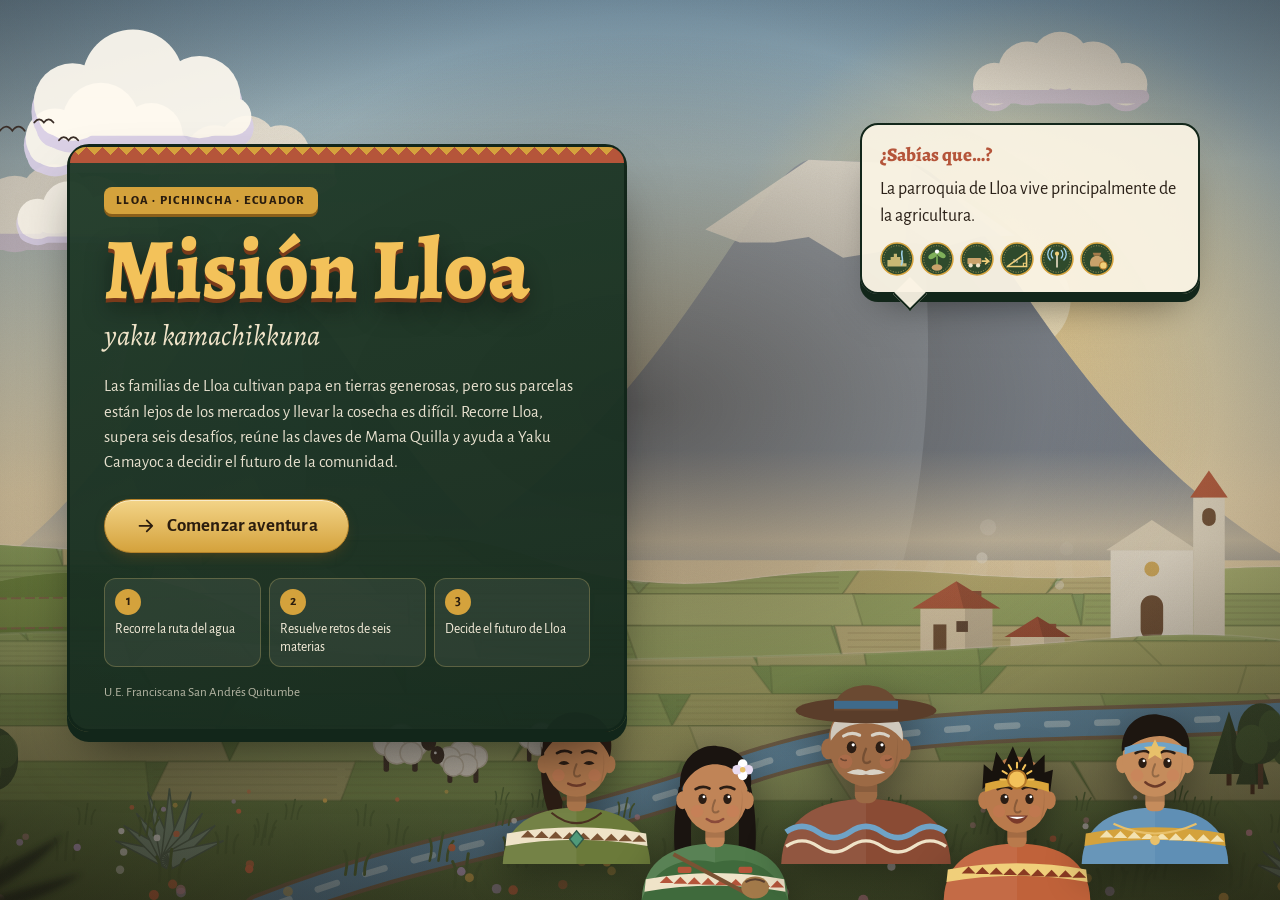
<file: index.html>
<!doctype html>
<html lang="es">
<head>
  <meta charset="utf-8">
  <meta name="viewport" content="width=device-width, initial-scale=1">
  <title>Misión Lloa: yaku kamachikkuna</title>
  <meta name="description" content="Escape room educativo de la U.E. Franciscana San Andrés Quitumbe: ayuda a Yaku Camayoc y a los agricultores de papa de Lloa.">
  <!-- Fuente opcional: sin conexión se usan las fuentes de respaldo definidas en styles.css -->
  <link rel="preconnect" href="https://fonts.googleapis.com">
  <link rel="preconnect" href="https://fonts.gstatic.com" crossorigin>
  <link href="https://fonts.googleapis.com/css2?family=Alegreya:wght@500;700;800&family=Alegreya+Sans:wght@400;500;700&display=swap" rel="stylesheet">
  <link rel="stylesheet" href="styles.css">
</head>
<body>
  <!-- Fondo ilustrado: dos capas para fundir un escenario con el siguiente -->
  <div class="fondo" aria-hidden="true">
    <img id="fondo-a" class="fondo-img visible" alt="">
    <img id="fondo-b" class="fondo-img" alt="">
    <div class="fondo-velo"></div>
  </div>

  <!-- Vida del paisaje: nubes que pasan y aves que cruzan el cielo -->
  <div class="ambiente" aria-hidden="true">
    <img class="nube n1" src="assets/images/nube.svg" alt="">
    <img class="nube n2" src="assets/images/nube.svg" alt="">
    <img class="nube n3" src="assets/images/nube.svg" alt="">
    <svg class="aves" viewBox="0 0 140 60">
      <path class="ave" d="M0,20 Q9,8 18,20 Q27,8 36,20"/>
      <path class="ave a2" d="M50,8 Q57,-1 64,8 Q71,-1 78,8"/>
      <path class="ave a3" d="M86,34 Q93,25 100,34 Q107,25 114,34"/>
    </svg>
  </div>

  <!-- Mama Quilla aparece flotando en el cielo cuando narra -->
  <div id="narradora" class="narradora" aria-hidden="true">
    <div class="narradora-aura"></div>
    <img src="assets/characters/mamaquilla.svg" alt="">
  </div>

  <!-- Barra superior: progreso, mapa, bitácora, sonido y menú -->
  <header id="hud" class="hud" hidden>
    <div class="hud-marca"><span>Misión Lloa</span></div>
    <div class="hud-progreso" aria-label="Progreso de la misión">
      <div class="barra"><div id="barra-relleno" class="barra-relleno"></div></div>
      <span id="progreso-texto">0 / 7</span>
    </div>
    <nav class="hud-botones">
      <button class="btn-icono" data-accion="mapa" title="Mapa" aria-label="Ir al mapa"></button>
      <button class="btn-icono" data-accion="bitacora" title="Bitácora" aria-label="Abrir bitácora (inventario)"></button>
      <button class="btn-icono" data-accion="sonido" title="Sonido" aria-label="Activar o desactivar el sonido"></button>
      <button class="btn-icono" data-accion="menu" title="Menú" aria-label="Abrir menú"></button>
    </nav>
  </header>

  <main id="pantalla" class="pantalla"></main>

  <!-- Cuadro de diálogo de los personajes -->
  <div id="dialogo" class="dialogo" hidden>
    <div class="dialogo-caja" role="dialog" aria-live="polite">
      <img id="dialogo-retrato" class="dialogo-retrato" alt="">
      <div class="dialogo-cuerpo">
        <div id="dialogo-nombre" class="dialogo-nombre"></div>
        <p id="dialogo-texto" class="dialogo-texto"></p>
        <div class="dialogo-pie">
          <button id="dialogo-saltar" class="btn btn-texto">Saltar diálogo</button>
          <button id="dialogo-seguir" class="btn btn-oro">Continuar</button>
        </div>
      </div>
    </div>
  </div>

  <div id="modal" class="modal" hidden></div>
  <div id="toasts" class="toasts" aria-live="polite"></div>
  <div id="cortina" class="cortina" aria-hidden="true"></div>

  <script src="script.js"></script>
</body>
</html>
</file>
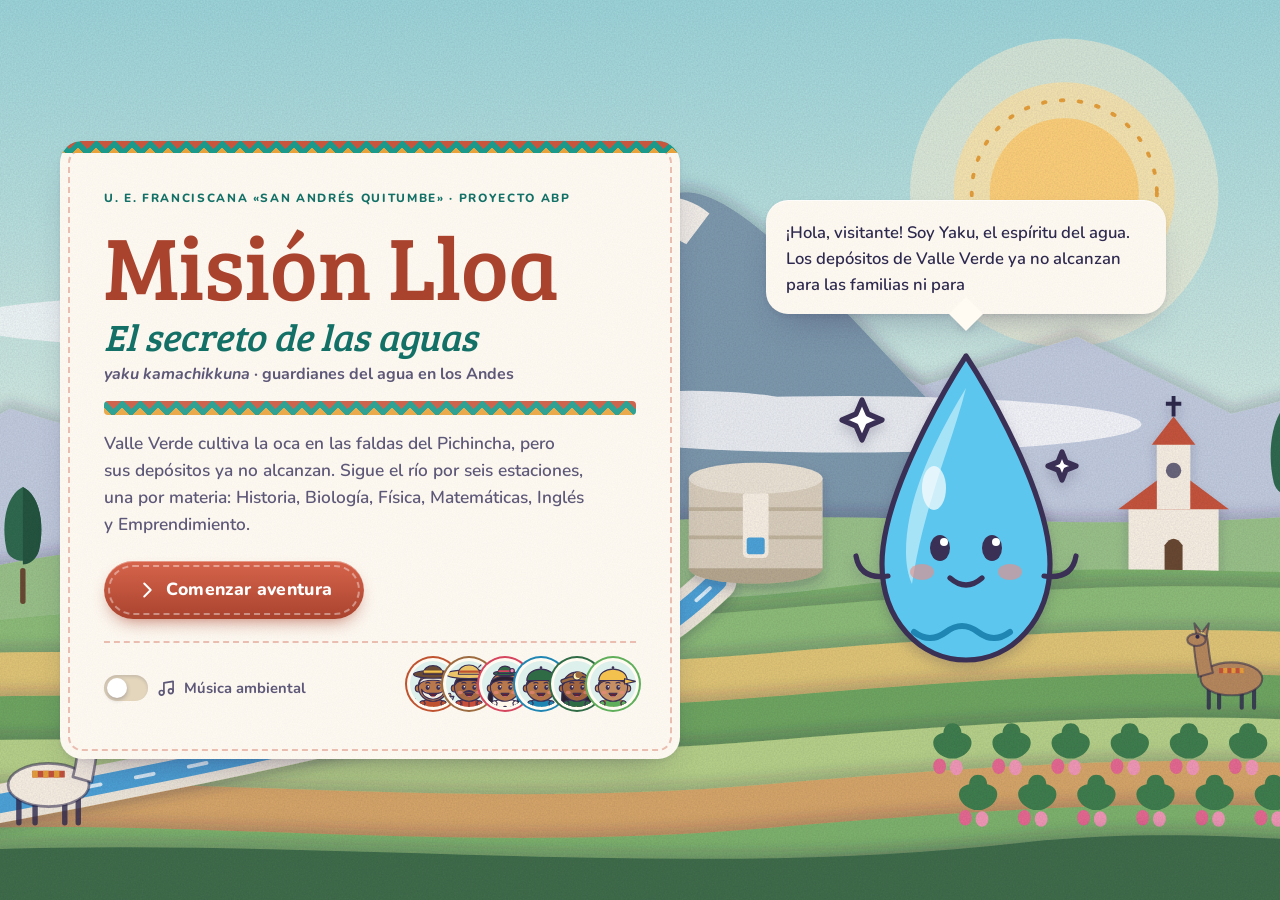
<file: escape-room/index.html>
<!DOCTYPE html>
<html lang="es">
<head>
  <meta charset="UTF-8" />
  <meta name="viewport" content="width=device-width, initial-scale=1" />
  <meta name="theme-color" content="#1B998B" />
  <title>Misión Lloa: El secreto de las aguas</title>
  <meta name="description" content="Escape room educativo: ayuda a la comunidad Valle Verde de Lloa a resolver su problema de almacenamiento de agua." />
  <link rel="icon" href="data:image/svg+xml,%3Csvg xmlns='http://www.w3.org/2000/svg' viewBox='0 0 24 24'%3E%3Cpath d='M12 2s7 8 7 13a7 7 0 0 1-14 0c0-5 7-13 7-13z' fill='%2379B8C5'/%3E%3C/svg%3E" />
  <!-- Fuentes opcionales: si no hay internet se usan fuentes del sistema -->
  <link rel="preconnect" href="https://fonts.googleapis.com" />
  <link rel="preconnect" href="https://fonts.gstatic.com" crossorigin />
  <link href="https://fonts.googleapis.com/css2?family=Bree+Serif&family=Nunito:wght@500;600;700;800;900&display=swap" rel="stylesheet" />
  <link rel="stylesheet" href="css/styles.css" />
</head>
<body>
  <main id="app" aria-live="off"></main>
  <noscript>Este juego necesita JavaScript activado.</noscript>
  <script src="js/dialogue.js"></script>
  <script src="js/missions.js"></script>
  <script src="js/game.js"></script>
  <script src="js/audio.js"></script>
  <script src="js/scene.js"></script>
  <script src="js/main.js"></script>
  <script src="js/minigames.js"></script>
</body>
</html>
</file>
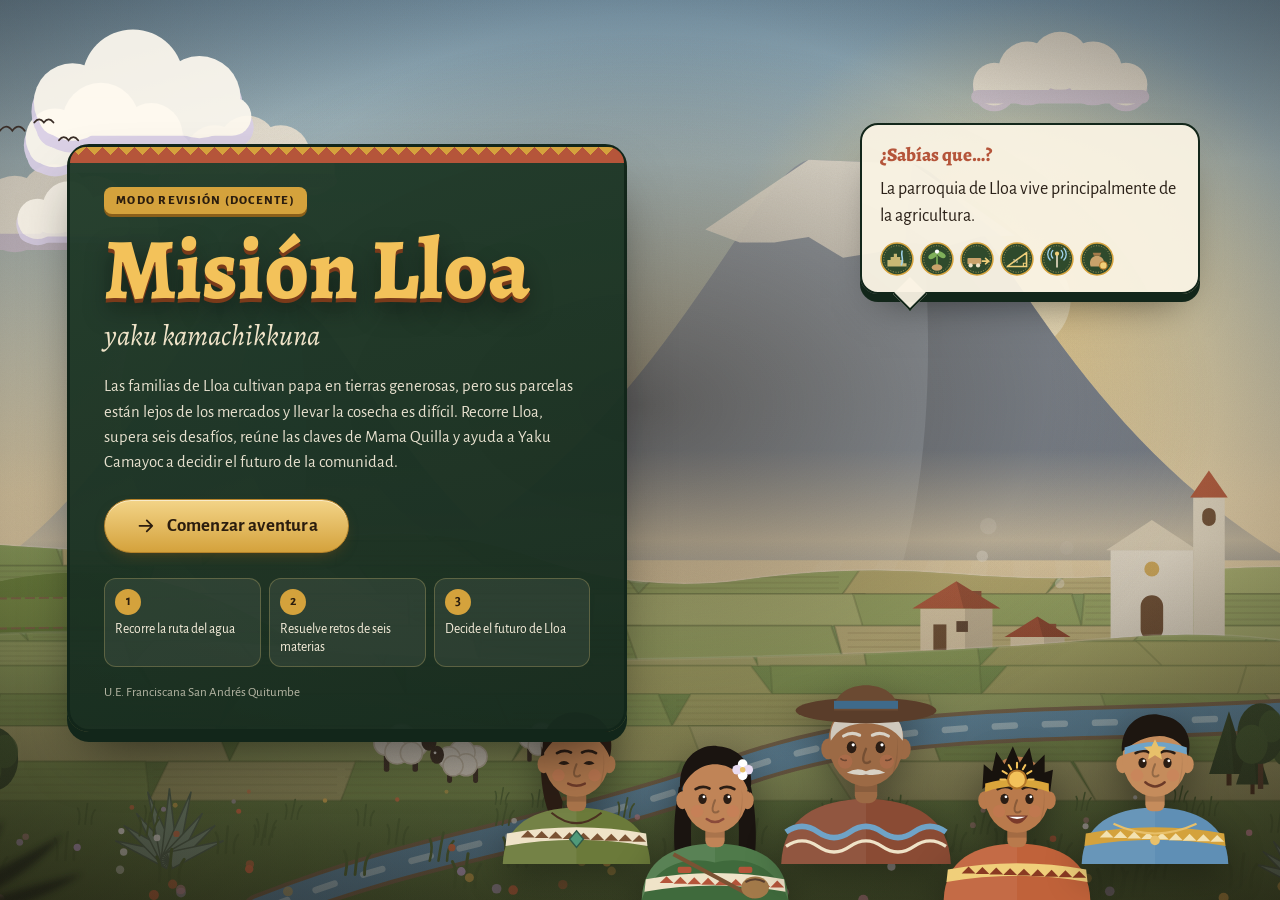
<file: revision.html>
<!doctype html>
<html lang="es">
<head>
  <meta charset="utf-8">
  <meta name="viewport" content="width=device-width, initial-scale=1">
  <title>Misión Lloa: revisión docente</title>
  <meta name="description" content="Escape room educativo de la U.E. Franciscana San Andrés Quitumbe: ayuda a Yaku Camayoc y a los agricultores de papa de Lloa.">
  <!-- Fuente opcional: sin conexión se usan las fuentes de respaldo definidas en styles.css -->
  <link rel="preconnect" href="https://fonts.googleapis.com">
  <link rel="preconnect" href="https://fonts.gstatic.com" crossorigin>
  <link href="https://fonts.googleapis.com/css2?family=Alegreya:wght@500;700;800&family=Alegreya+Sans:wght@400;500;700&display=swap" rel="stylesheet">
  <link rel="stylesheet" href="styles.css">
</head>
<body>
  <!-- Fondo ilustrado: dos capas para fundir un escenario con el siguiente -->
  <div class="fondo" aria-hidden="true">
    <img id="fondo-a" class="fondo-img visible" alt="">
    <img id="fondo-b" class="fondo-img" alt="">
    <div class="fondo-velo"></div>
  </div>

  <!-- Vida del paisaje: nubes que pasan y aves que cruzan el cielo -->
  <div class="ambiente" aria-hidden="true">
    <img class="nube n1" src="assets/images/nube.svg" alt="">
    <img class="nube n2" src="assets/images/nube.svg" alt="">
    <img class="nube n3" src="assets/images/nube.svg" alt="">
    <svg class="aves" viewBox="0 0 140 60">
      <path class="ave" d="M0,20 Q9,8 18,20 Q27,8 36,20"/>
      <path class="ave a2" d="M50,8 Q57,-1 64,8 Q71,-1 78,8"/>
      <path class="ave a3" d="M86,34 Q93,25 100,34 Q107,25 114,34"/>
    </svg>
  </div>

  <!-- Mama Quilla aparece flotando en el cielo cuando narra -->
  <div id="narradora" class="narradora" aria-hidden="true">
    <div class="narradora-aura"></div>
    <img src="assets/characters/mamaquilla.svg" alt="">
  </div>

  <!-- Barra superior: progreso, mapa, bitácora, sonido y menú -->
  <header id="hud" class="hud" hidden>
    <div class="hud-marca"><span>Misión Lloa</span></div>
    <div class="hud-progreso" aria-label="Progreso de la misión">
      <div class="barra"><div id="barra-relleno" class="barra-relleno"></div></div>
      <span id="progreso-texto">0 / 7</span>
    </div>
    <nav class="hud-botones">
      <button class="btn-icono" data-accion="mapa" title="Mapa" aria-label="Ir al mapa"></button>
      <button class="btn-icono" data-accion="bitacora" title="Bitácora" aria-label="Abrir bitácora (inventario)"></button>
      <button class="btn-icono" data-accion="sonido" title="Sonido" aria-label="Activar o desactivar el sonido"></button>
      <button class="btn-icono" data-accion="menu" title="Menú" aria-label="Abrir menú"></button>
    </nav>
  </header>

  <main id="pantalla" class="pantalla"></main>

  <!-- Cuadro de diálogo de los personajes -->
  <div id="dialogo" class="dialogo" hidden>
    <div class="dialogo-caja" role="dialog" aria-live="polite">
      <img id="dialogo-retrato" class="dialogo-retrato" alt="">
      <div class="dialogo-cuerpo">
        <div id="dialogo-nombre" class="dialogo-nombre"></div>
        <p id="dialogo-texto" class="dialogo-texto"></p>
        <div class="dialogo-pie">
          <button id="dialogo-saltar" class="btn btn-texto">Saltar diálogo</button>
          <button id="dialogo-seguir" class="btn btn-oro">Continuar</button>
        </div>
      </div>
    </div>
  </div>

  <div id="modal" class="modal" hidden></div>
  <div id="toasts" class="toasts" aria-live="polite"></div>
  <div id="cortina" class="cortina" aria-hidden="true"></div>

  <script>window.MODO_REVISION = true;</script>
  <script src="script.js"></script>
</body>
</html>
</file>
<file: styles.css>
/* =====================================================================
   MISIÓN LLOA · Estilos
   Paleta: verde bosque, verde oliva, beige, marrón tierra, azul cielo y dorado.
   ===================================================================== */

:root {
  --bosque: #2f4a2c;
  --bosque-osc: #1f3120;
  --oliva: #6b7a3a;
  --beige: #efe3c8;
  --pergamino: #f7efdc;
  --tierra: #7a5233;
  --tierra-osc: #4a3020;
  --cielo: #7fb0d6;
  --agua: #4f86ad;
  --oro: #d4a23c;
  --oro-claro: #f0cf7a;
  --texto: #2b2118;
  --texto-suave: #5c4a38;
  --ok: #4f7f32;
  --mal: #a8452e;
  --hud: 60px;
  --radio: 18px;
  --sombra: 0 18px 40px -18px rgba(30, 20, 10, .55), 0 2px 6px rgba(30, 20, 10, .18);
  --ease-out: cubic-bezier(0.23, 1, 0.32, 1);
  --ease-in-out: cubic-bezier(0.77, 0, 0.175, 1);
  --titulo: 'Alegreya', Georgia, 'Times New Roman', serif;
  --cuerpo: 'Alegreya Sans', 'Segoe UI', system-ui, sans-serif;
  color-scheme: light;
}

* { box-sizing: border-box; }
html, body { margin: 0; height: 100%; }
body {
  font-family: var(--cuerpo);
  font-size: 18px;
  line-height: 1.5;
  color: var(--texto);
  background: var(--bosque-osc);
  overflow: hidden;
  -webkit-font-smoothing: antialiased;
}
img { max-width: 100%; }
button, input, textarea { font: inherit; color: inherit; }
button { cursor: pointer; }
:focus-visible { outline: 3px solid var(--oro); outline-offset: 2px; }
[hidden] { display: none !important; }
.sr { position: absolute; width: 1px; height: 1px; overflow: hidden; clip: rect(0 0 0 0); }
.ico { width: 1.15em; height: 1.15em; fill: none; stroke: currentColor; stroke-width: 2; stroke-linecap: round; stroke-linejoin: round; flex: none; }

/* ---------- Fondo ilustrado ---------- */
.fondo { position: fixed; inset: 0; overflow: hidden; background: var(--bosque-osc); }
.fondo-img {
  position: absolute; inset: 0; width: 100%; height: 100%; object-fit: cover;
  opacity: 0; transition: opacity 900ms ease;
  animation: respirar 40s ease-in-out infinite alternate;
}
.fondo-img.visible { opacity: 1; }
@keyframes respirar { from { transform: scale(1.02); } to { transform: scale(1.09) translateY(-1%); } }
.fondo-velo {
  position: absolute; inset: 0;
  background:
    radial-gradient(ellipse at 50% 40%, transparent 45%, rgba(25, 18, 10, .45) 100%),
    linear-gradient(to bottom, rgba(25, 18, 10, .25), transparent 18%, transparent 60%, rgba(25, 18, 10, .45));
}

/* ---------- Vida del paisaje: nubes y aves ---------- */
.ambiente { position: fixed; inset: 0; z-index: 1; overflow: hidden; pointer-events: none; }
.nube { position: absolute; left: 0; width: 220px; opacity: .92; animation: derivar 110s linear infinite; will-change: transform; transition: opacity 900ms ease; }
.nube.n1 { top: 9%; animation-delay: -30s; }
.nube.n2 { top: 20%; width: 150px; opacity: .75; animation-duration: 140s; animation-delay: -95s; }
.nube.n3 { top: 3%; width: 290px; animation-duration: 170s; animation-delay: -60s; }
@keyframes derivar { from { transform: translateX(-35vw); } to { transform: translateX(130vw); } }
.aves { position: absolute; top: 13%; left: 0; width: 96px; animation: cruzar 48s linear infinite; animation-delay: -12s; }
.ave { fill: none; stroke: #3a2e28; stroke-width: 2.6; stroke-linecap: round; transform-box: fill-box; transform-origin: center; animation: aletear .55s ease-in-out infinite alternate; }
.ave.a2 { animation-delay: -.2s; } .ave.a3 { animation-delay: -.4s; }
@keyframes cruzar { from { transform: translate(-15vw, 0); } 50% { transform: translate(50vw, -3vh); } to { transform: translate(115vw, 1vh); } }
@keyframes aletear { to { transform: scaleY(.35); } }
body[data-fondo=antena] .nube { opacity: .16; }
body[data-fondo=antena] .aves, body[data-fondo=asamblea] .aves { display: none; }
body[data-fondo=asamblea] .nube, body[data-fondo=parcelas] .nube { opacity: .6; }

/* ---------- Mama Quilla flotando cuando narra ---------- */
.narradora {
  position: fixed; z-index: 55; top: calc(var(--hud) + 6px); right: 3vw;
  width: clamp(130px, 17vw, 230px); aspect-ratio: 240 / 280; pointer-events: none;
  opacity: 0; transform: translateY(-16px) scale(.96);
  transition: opacity 450ms ease, transform 450ms var(--ease-out);
}
.narradora.visible { opacity: 1; transform: none; }
.narradora img { position: relative; width: 100%; height: 100%; -webkit-mask-image: linear-gradient(to bottom, #000 62%, transparent 96%); mask-image: linear-gradient(to bottom, #000 62%, transparent 96%); animation: flotarCielo 5s ease-in-out infinite; filter: drop-shadow(0 10px 24px rgba(40, 30, 80, .45)); }
.narradora-aura { position: absolute; inset: -18%; border-radius: 50%; background: radial-gradient(circle, rgba(240, 236, 255, .85), rgba(220, 214, 245, .35) 45%, transparent 70%); animation: brillo 3.2s ease-in-out infinite; }
@keyframes flotarCielo { 50% { translate: 0 -10px; } }
@keyframes brillo { 50% { opacity: .65; scale: 1.06; } }
.narradora.hablando img { animation: flotarCielo 5s ease-in-out infinite, hablar 260ms ease-in-out infinite alternate; }
.narradora.hablando .narradora-aura { animation-duration: 1.2s; }
@keyframes hablar { to { scale: 1.02 1.035; } }
body:has(.pantalla-intro) .narradora { top: 11vh; right: 8vw; width: clamp(150px, 22vw, 300px); }

/* ---------- Paneles con textura sutil de papel ---------- */
.panel {
  background:
    url("data:image/svg+xml,%3Csvg xmlns='http://www.w3.org/2000/svg' width='160' height='160'%3E%3Cfilter id='n'%3E%3CfeTurbulence baseFrequency='.9' numOctaves='2' stitchTiles='stitch'/%3E%3CfeColorMatrix values='0 0 0 0 .45 0 0 0 0 .32 0 0 0 0 .2 0 0 0 .07 0'/%3E%3C/filter%3E%3Crect width='160' height='160' filter='url(%23n)'/%3E%3C/svg%3E"),
    linear-gradient(160deg, rgba(250, 244, 228, .97), rgba(240, 228, 200, .96));
  border: 1px solid rgba(122, 82, 51, .28);
  border-radius: var(--radio);
  box-shadow: var(--sombra), inset 0 1px 0 rgba(255, 255, 255, .6);
}

/* ---------- Botones ---------- */
.btn {
  display: inline-flex; align-items: center; justify-content: center; gap: .5em;
  min-height: 46px; padding: .55em 1.2em;
  border: 1px solid transparent; border-radius: 999px;
  font-weight: 700; letter-spacing: .01em; text-decoration: none;
  transition: transform 160ms var(--ease-out), background-color 200ms ease, box-shadow 200ms ease, opacity 200ms ease;
  user-select: none;
}
.btn:active:not(:disabled) { transform: scale(.97); }
.btn:disabled { opacity: .5; cursor: not-allowed; }
.btn-oro {
  color: #2b1d0e;
  background: linear-gradient(180deg, #f3d488, #d4a23c);
  border-color: #b5822a;
  box-shadow: 0 6px 16px -8px rgba(120, 80, 20, .8), inset 0 1px 0 rgba(255, 255, 255, .55);
}
.btn-claro { background: rgba(255, 252, 244, .85); border-color: rgba(122, 82, 51, .35); color: var(--tierra-osc); }
.btn-texto { background: transparent; color: inherit; text-decoration: underline; text-underline-offset: 3px; padding-inline: .6em; }
.btn-peligro { background: var(--mal); color: #fff; border-color: #7e3020; }
.btn-grande { min-height: 54px; padding-inline: 1.6em; font-size: 1.05em; }
@media (hover: hover) and (pointer: fine) {
  .btn-oro:hover:not(:disabled) { box-shadow: 0 10px 22px -8px rgba(120, 80, 20, .9), inset 0 1px 0 rgba(255, 255, 255, .6); background: linear-gradient(180deg, #f7dc98, #dcac46); }
  .btn-claro:hover:not(:disabled) { background: #fffaf0; }
  .btn-peligro:hover { background: #b9503a; }
}
.btn-icono {
  display: grid; place-items: center; width: 44px; height: 44px;
  border-radius: 12px; border: 1px solid rgba(240, 207, 122, .35);
  background: rgba(255, 255, 255, .06); color: var(--oro-claro);
  transition: transform 160ms var(--ease-out), background-color 200ms ease;
}
.btn-icono:active { transform: scale(.94); }
@media (hover: hover) and (pointer: fine) { .btn-icono:hover { background: rgba(240, 207, 122, .16); } }
.btn-icono .ico { width: 22px; height: 22px; }
.btn-ayuda.llamativo { animation: latido 1.6s ease-in-out infinite; }
@keyframes latido { 50% { box-shadow: 0 0 0 6px rgba(212, 162, 60, .35); } }

/* ---------- Barra superior (HUD) ---------- */
.hud {
  position: fixed; inset: 0 0 auto; z-index: 20; height: var(--hud);
  display: flex; align-items: center; gap: 16px; padding: 0 16px;
  background: linear-gradient(180deg, rgba(28, 38, 22, .92), rgba(28, 38, 22, .78));
  backdrop-filter: blur(10px);
  border-bottom: 1px solid rgba(240, 207, 122, .3);
  color: var(--beige);
}
.hud[hidden] { display: none; }
.hud-marca { display: flex; align-items: center; gap: 10px; font-family: var(--titulo); font-weight: 800; font-size: 1.15rem; color: var(--oro-claro); white-space: nowrap; }
.hud-progreso { flex: 1; display: flex; align-items: center; gap: 10px; max-width: 420px; margin-inline: auto; font-variant-numeric: tabular-nums; font-size: .9rem; }
.barra { flex: 1; height: 10px; border-radius: 99px; background: rgba(255, 255, 255, .14); overflow: hidden; box-shadow: inset 0 1px 2px rgba(0, 0, 0, .4); }
.barra-relleno { height: 100%; background: linear-gradient(90deg, #8fb05a, var(--oro-claro)); transform-origin: left; transform: scaleX(0); transition: transform 700ms var(--ease-out); }
.hud-botones { display: flex; gap: 8px; }

/* ---------- Contenedor de pantallas ---------- */
.pantalla {
  position: fixed; inset: 0; z-index: 10; overflow-y: auto; overscroll-behavior: contain;
  padding: calc(var(--hud) + 20px) 16px 48px;
}
.pantalla-inicio, .pantalla-intro, .pantalla-personajes { padding-top: 24px; }
.titulo-seccion { font-family: var(--titulo); font-weight: 800; font-size: clamp(1.8rem, 4vw, 2.6rem); color: var(--pergamino); margin: 0; text-align: center; text-shadow: 0 2px 12px rgba(0, 0, 0, .55); }
.subtitulo-seccion { color: var(--beige); text-align: center; margin: .2em auto 1em; max-width: 60ch; text-shadow: 0 1px 8px rgba(0, 0, 0, .7); }

/* Cortina de transición entre pantallas */
.cortina { position: fixed; inset: 0; z-index: 90; background: #1a140d; opacity: 0; pointer-events: none; transition: opacity 320ms ease; }
.cortina.activa { opacity: 1; pointer-events: all; }

/* ---------- 1. Inicio ---------- */
.inicio { position: relative; min-height: 100%; display: flex; align-items: center; padding: 24px clamp(0px, 4vw, 64px); }
.inicio-panel {
  position: relative; z-index: 2; max-width: 560px; padding: 34px 34px 26px; border-radius: 22px;
  background: linear-gradient(165deg, rgba(31, 58, 40, .96), rgba(22, 42, 30, .96));
  border: 3px solid #12261a; color: var(--pergamino);
  box-shadow: 0 10px 0 #12261a, 0 30px 60px -20px rgba(0, 0, 0, .7);
  animation: aparecer 600ms var(--ease-out) both;
}
/* Franja andina en zigzag sobre el panel */
.inicio-panel::before {
  content: ''; position: absolute; left: 0; right: 0; top: 0; height: 16px; border-radius: 19px 19px 0 0;
  background:
    linear-gradient(135deg, var(--oro) 25%, transparent 25%) -8px 0 / 16px 16px,
    linear-gradient(225deg, var(--oro) 25%, transparent 25%) -8px 0 / 16px 16px,
    #b5553a;
}
.chip { display: inline-block; margin-top: 6px; padding: 4px 12px; border-radius: 8px; background: var(--oro); color: #2b1d0e; font-weight: 800; font-size: .78rem; letter-spacing: .1em; text-transform: uppercase; box-shadow: 0 3px 0 #8a5f1a; }
.inicio-titulo {
  font-family: var(--titulo); font-weight: 800; margin: 14px 0 0; line-height: .95;
  font-size: clamp(3rem, 8vw, 5.4rem); color: #f3c25a;
  text-shadow: 0 4px 0 #7a3a1a, 0 12px 26px rgba(0, 0, 0, .45);
}
.inicio-subtitulo { font-family: var(--titulo); font-style: italic; font-size: clamp(1.3rem, 3vw, 1.8rem); margin: .15em 0 0; color: var(--beige); }
.inicio-lema { margin: 1em 0 1.4em; font-size: 1.05rem; color: rgba(247, 239, 220, .92); }
.inicio-botones { display: flex; flex-wrap: wrap; gap: 12px; }
.inicio-nota { margin: 1.2em 0 0; font-size: .82rem; opacity: .7; }
.como-jugar { list-style: none; margin: 1.4em 0 0; padding: 0; display: grid; grid-template-columns: repeat(3, minmax(0, 1fr)); gap: 8px; }
.como-jugar li { display: flex; flex-direction: column; gap: 6px; padding: 10px; border-radius: 12px; background: rgba(255, 255, 255, .07); border: 1px solid rgba(240, 207, 122, .25); font-size: .85rem; line-height: 1.3; }
.como-jugar b { display: grid; place-items: center; width: 26px; height: 26px; border-radius: 50%; background: var(--oro); color: #2b1d0e; font-size: .85rem; }
.sabias {
  position: absolute; z-index: 2; right: clamp(16px, 5vw, 80px); top: 12%; width: min(340px, 32vw);
  padding: 16px 18px; border-radius: 18px; background: rgba(250, 244, 228, .94); border: 2px solid #12261a;
  box-shadow: 0 8px 0 #12261a, 0 24px 40px -20px rgba(0, 0, 0, .6); animation: aparecer 600ms var(--ease-out) 200ms both;
}
.sabias::after { content: ''; position: absolute; left: 36px; bottom: -14px; width: 22px; height: 22px; background: rgba(250, 244, 228, .94); border-right: 2px solid #12261a; border-bottom: 2px solid #12261a; transform: rotate(45deg); }
.sabias-titulo { font-family: var(--titulo); font-weight: 800; font-size: 1.2rem; color: #b5553a; }
.sabias-texto { margin: 6px 0 12px; min-height: 3em; color: var(--texto); }
.sabias-texto.entra { animation: fraseEntra 600ms var(--ease-out) both; }
.sabias-materias { display: flex; gap: 6px; }
.sabias-materias img { width: 34px; height: 34px; }
.inicio-elenco { position: absolute; right: 2vw; bottom: -48px; z-index: 1; display: flex; align-items: flex-end; }
.inicio-elenco img { width: clamp(120px, 13vw, 200px); margin-left: -2.2vw; filter: drop-shadow(0 12px 18px rgba(0, 0, 0, .35)); animation: saltito 3.6s ease-in-out infinite; }
.inicio-elenco img:nth-child(odd) { margin-bottom: 36px; }
.inicio-elenco img:nth-child(2) { animation-delay: -.7s; } .inicio-elenco img:nth-child(3) { animation-delay: -1.4s; width: clamp(140px, 15vw, 230px); }
.inicio-elenco img:nth-child(4) { animation-delay: -2.1s; } .inicio-elenco img:nth-child(5) { animation-delay: -2.8s; }
@keyframes saltito { 50% { translate: 0 -10px; } }
@keyframes aparecer { from { opacity: 0; transform: translateY(12px); } }

/* ---------- 2. Introducción cinematográfica ---------- */
.cine { position: fixed; inset: 0; display: flex; flex-direction: column; justify-content: flex-end; color: var(--pergamino); }
.cine-banda { position: absolute; left: 0; right: 0; top: 0; height: 9vh; background: #120d08; }
.cine-banda.abajo { top: auto; bottom: 0; }
.cine-texto {
  position: relative; z-index: 1;
  max-width: 980px; width: calc(100% - 32px); margin: 0 auto 12px;
  padding: 18px 24px 20px; border-radius: var(--radio);
  background: linear-gradient(180deg, rgba(20, 16, 30, .55), rgba(20, 16, 30, .8));
  backdrop-filter: blur(6px); border: 1px solid rgba(233, 230, 245, .35);
}
.cine-quien { display: inline-block; margin-bottom: 6px; padding: 2px 12px; border-radius: 8px; font-family: var(--titulo); font-weight: 800; color: #2b2340; background: linear-gradient(180deg, #e9e6f5, #b9bdd2); }
#cine-frase { font-family: var(--titulo); font-size: clamp(1.2rem, 2.6vw, 1.7rem); line-height: 1.4; margin: 0; }
#cine-frase.entra { animation: fraseEntra 700ms var(--ease-out) both; }
@keyframes fraseEntra { from { opacity: 0; filter: blur(4px); transform: translateY(8px); } }
.cine-controles { position: relative; z-index: 1; display: flex; align-items: center; gap: 12px; justify-content: flex-end; max-width: 980px; width: calc(100% - 32px); margin: 0 auto calc(9vh + 16px); }
.cine-puntos { display: flex; gap: 6px; margin-right: auto; }
.cine-puntos span { width: 26px; height: 4px; border-radius: 4px; background: rgba(255, 255, 255, .3); transition: background-color 300ms ease; }
.cine-puntos span.activo { background: var(--oro-claro); }

/* ---------- 3. Presentación: cada personaje en escena ---------- */
.escenario { min-height: 100%; max-width: 1100px; margin: 0 auto; display: grid; grid-template-columns: minmax(0, 5fr) minmax(0, 6fr); align-items: center; gap: 24px; }
.escenario-figura { position: relative; display: grid; place-items: center; }
.escenario-figura img { position: relative; width: min(100%, 380px); -webkit-mask-image: linear-gradient(to bottom, #000 75%, transparent 99%); mask-image: linear-gradient(to bottom, #000 75%, transparent 99%); filter: drop-shadow(0 18px 26px rgba(0, 0, 0, .45)); animation: flotarCielo 4.5s ease-in-out infinite; }
.escenario-figura img.entra { animation: entraPersonaje 520ms var(--ease-out) both, flotarCielo 4.5s ease-in-out 520ms infinite; }
@keyframes entraPersonaje { from { opacity: 0; transform: translateX(-28px) scale(.97); } }
.escenario.hablando .escenario-figura img { animation: flotarCielo 4.5s ease-in-out infinite, hablar 260ms ease-in-out infinite alternate; }
.escenario-aura { position: absolute; width: 80%; aspect-ratio: 1; border-radius: 50%; background: radial-gradient(circle, rgba(240, 207, 122, .7), transparent 68%); transition: background 400ms ease; }
.escenario[data-quien=quilla] .escenario-aura { background: radial-gradient(circle, rgba(233, 230, 245, .9), transparent 68%); }
.escenario[data-quien=yaku] .escenario-aura { background: radial-gradient(circle, rgba(111, 163, 199, .7), transparent 68%); }
.escenario[data-quien=ixkik] .escenario-aura, .escenario[data-quien=yuknoom] .escenario-aura { background: radial-gradient(circle, rgba(143, 176, 90, .7), transparent 68%); }
.escenario-info { padding: 24px 26px; }
.escenario-info.entra { animation: aparecer 420ms var(--ease-out) both; }
.escenario-num { margin: 0; font-size: .78rem; font-weight: 700; letter-spacing: .08em; text-transform: uppercase; color: var(--oliva); }
.escenario-nombre { margin: 2px 0 0; font-family: var(--titulo); font-weight: 800; font-size: clamp(2rem, 4vw, 2.8rem); color: var(--tierra-osc); line-height: 1.05; }
.escenario-ref { margin: 4px 0 0; font-weight: 700; color: var(--oliva); }
.escenario-rol { margin: 6px 0 14px; color: var(--texto-suave); }
.escenario-globo { position: relative; padding: 16px 18px; border-radius: 16px; background: #fffdf6; border: 1.5px solid rgba(122, 82, 51, .3); box-shadow: 0 6px 14px -10px rgba(0, 0, 0, .5); }
.escenario-globo::before { content: ''; position: absolute; left: -10px; top: 24px; width: 18px; height: 18px; background: #fffdf6; border-left: 1.5px solid rgba(122, 82, 51, .3); border-bottom: 1.5px solid rgba(122, 82, 51, .3); transform: rotate(45deg); }
.escenario-frase { margin: 0; min-height: 3em; font-family: var(--titulo); font-size: 1.2rem; line-height: 1.45; }
.escenario-pie { display: flex; flex-wrap: wrap; align-items: center; gap: 10px; margin-top: 16px; }
.escenario-pie .cine-puntos span { background: rgba(122, 82, 51, .25); }
.escenario-pie .cine-puntos span.activo { background: var(--oro); }
.escenario-pie .btn-texto { color: var(--texto-suave); }

/* ---------- 4. La ruta del agua ---------- */
.pantalla-mapa { padding-left: 0; padding-right: 0; padding-bottom: 12px; }
.ruta-pantalla { display: flex; flex-direction: column; height: 100%; }
.ruta-cabecera { align-self: center; margin: 0 16px 10px; padding: 8px 22px 4px; border-radius: 18px; background: rgba(28, 38, 22, .72); backdrop-filter: blur(6px); border: 1px solid rgba(240, 207, 122, .35); }
.ruta-cabecera .subtitulo-seccion { margin-bottom: .4em; }
.ruta-marco {
  position: relative; flex: 1; min-height: 300px; overflow-x: auto; overflow-y: hidden;
  scrollbar-width: thin; scrollbar-color: var(--oro) transparent; cursor: grab;
  border-block: 3px solid rgba(240, 207, 122, .5); box-shadow: 0 14px 40px -18px rgba(0, 0, 0, .7);
}
.ruta-marco.arrastrando { cursor: grabbing; }
.ruta-lienzo { position: relative; height: 100%; aspect-ratio: 32 / 9; overflow: hidden; }
.ruta-lienzo > img.ruta-lejos, .ruta-lienzo > img.ruta-cerca { position: absolute; inset: 0; width: 100%; height: 100%; user-select: none; -webkit-user-drag: none; pointer-events: none; }
.ruta-lejos { will-change: transform; }
.ruta-agua { position: absolute; inset: 0; width: 100%; height: 100%; pointer-events: none; }
.agua-lleno { fill: none; stroke: #4f97c7; stroke-width: 15; stroke-linecap: round; transition: stroke-dashoffset 1800ms var(--ease-in-out); }
mask .agua-lleno { stroke: #fff; stroke-width: 16; }
.agua-brillo { fill: none; stroke: #d8f0fb; stroke-width: 4; stroke-linecap: round; stroke-dasharray: 18 26; animation: correr 1.2s linear infinite; }
@keyframes correr { to { stroke-dashoffset: -44; } }
.estacion {
  position: absolute; transform: translate(-50%, -100%); display: flex; flex-direction: column; align-items: center;
  background: none; border: 0; padding: 0; width: 140px; z-index: 2;
}
.est-insignia { position: relative; width: 58px; height: 58px; transition: transform 200ms var(--ease-out); filter: drop-shadow(0 6px 10px rgba(0, 0, 0, .45)); }
.est-insignia > img { width: 58px; height: 58px; display: block; }
.est-letrero {
  margin-top: 4px; padding: 5px 10px; border-radius: 8px; text-align: center; line-height: 1.15;
  background: linear-gradient(180deg, #a7774b, #8a5f3a); color: #fff7e2; border: 2px solid #5a3a26;
  box-shadow: 0 4px 0 #5a3a26;
}
.est-letrero b { display: block; font-family: var(--titulo); font-size: .95rem; }
.est-letrero small { font-size: .7rem; opacity: .9; }
.est-poste { width: 6px; height: 26px; background: #5a3a26; border-radius: 0 0 3px 3px; }
.estacion:active .est-insignia { transform: scale(.94); }
@media (hover: hover) and (pointer: fine) { .estacion:not(.est-cerrado):hover .est-insignia { transform: translateY(-5px) scale(1.06); } }
.est-cerrado .est-insignia > img { filter: grayscale(1) brightness(.75); }
.est-cerrado .est-letrero { background: linear-gradient(180deg, #8f8478, #756b60); border-color: #4a443c; box-shadow: 0 4px 0 #4a443c; }
.est-abierto .est-insignia::after { content: ''; position: absolute; inset: -6px; border-radius: 50%; border: 3px solid var(--oro-claro); animation: pulso 2s var(--ease-out) infinite; }
.estacion.sacudir { animation: sacudirEst 380ms var(--ease-out); }
@keyframes sacudirEst { 25% { transform: translate(calc(-50% - 6px), -100%); } 60% { transform: translate(calc(-50% + 5px), -100%); } }
.lugar-candado, .lugar-check { position: absolute; right: -4px; bottom: -4px; width: 26px; height: 26px; border-radius: 50%; display: grid; place-items: center; border: 2px solid #fff; }
.lugar-candado { background: var(--tierra-osc); color: var(--beige); }
.lugar-check { background: var(--ok); color: #fff; }
.lugar-candado .ico, .lugar-check .ico { width: 14px; height: 14px; }
@keyframes pulso { from { transform: scale(.9); opacity: .9; } to { transform: scale(1.35); opacity: 0; } }
.viajero { position: absolute; z-index: 3; width: clamp(64px, 9%, 110px); height: auto; transform: translate(-50%, -96%); filter: drop-shadow(0 8px 8px rgba(0, 0, 0, .35)); pointer-events: none;
  -webkit-mask-image: linear-gradient(to bottom, #000 80%, transparent); mask-image: linear-gradient(to bottom, #000 80%, transparent); }
.viajero.caminando { animation: pasos 360ms ease-in-out infinite alternate; }
.viajero.izquierda { scale: -1 1; }
@keyframes pasos { to { rotate: 3deg; } }

/* ---------- Misión ---------- */
.mision, .sala { max-width: 920px; margin: 0 auto; display: flex; flex-direction: column; gap: 16px; }
.mision-cabecera { display: flex; align-items: center; gap: 14px; padding: 14px 18px; }
.mision-insignia { width: 56px; height: 56px; flex: none; }
.mision-materia { margin: 0; font-size: .8rem; font-weight: 700; letter-spacing: .08em; text-transform: uppercase; color: var(--oliva); }
.mision-titulo { margin: 0; font-family: var(--titulo); font-weight: 800; font-size: clamp(1.4rem, 3vw, 1.9rem); color: var(--tierra-osc); line-height: 1.15; }
.mision-pasos { display: flex; gap: 6px; list-style: none; margin: 0 0 0 auto; padding: 0; }
.mision-pasos li { width: 14px; height: 14px; border-radius: 50%; background: rgba(122, 82, 51, .2); border: 2px solid rgba(122, 82, 51, .35); transition: background-color 300ms ease; }
.mision-pasos li.hecho { background: var(--ok); border-color: var(--ok); }
.mision-pasos li.actual { background: var(--oro); border-color: #b5822a; }

.reto { padding: 22px 24px; animation: retoEntra 420ms var(--ease-out) both; }
@keyframes retoEntra { from { opacity: 0; transform: translateY(14px); } }
.reto.sacudir { animation: sacudir 380ms var(--ease-out); }
@keyframes sacudir { 20% { transform: translateX(-6px); } 40% { transform: translateX(5px); } 60% { transform: translateX(-3px); } 80% { transform: translateX(2px); } }
.reto.resuelto { box-shadow: var(--sombra), 0 0 0 3px rgba(79, 127, 50, .45); }
.reto-cabecera h3 { margin: .1em 0 .2em; font-family: var(--titulo); font-weight: 800; font-size: 1.5rem; color: var(--tierra-osc); }
.reto-num { font-size: .78rem; font-weight: 700; letter-spacing: .08em; text-transform: uppercase; color: var(--oliva); }
.reto-instruccion { margin: 0 0 14px; color: var(--texto-suave); }
.reto-feedback { min-height: 1.5em; margin: 14px 0 0; font-weight: 700; }
.reto-feedback.ok { color: var(--ok); }
.reto-feedback.mal { color: var(--mal); }
.reto-acciones { display: flex; flex-wrap: wrap; gap: 10px; justify-content: flex-end; margin-top: 14px; }
.reto-acciones .btn-ayuda { margin-right: auto; }
.pregunta { font-size: 1.08rem; font-weight: 500; margin: 0 0 14px; }

/* Pregunta dicha por un personaje */
.habla { display: flex; gap: 12px; align-items: flex-start; margin-bottom: 14px; }
.habla img { width: 64px; height: 75px; object-fit: contain; flex: none; border-radius: 14px; background: radial-gradient(circle at 50% 60%, rgba(107, 122, 58, .3), transparent 70%); }
.habla .pregunta { position: relative; margin: 0; padding: 12px 14px; border-radius: 14px; background: rgba(255, 255, 255, .75); border: 1px solid rgba(122, 82, 51, .2); }

/* Explorar una escena */
.explorar { display: grid; gap: 12px; }
.explorar-escena { position: relative; aspect-ratio: 16 / 9; border-radius: 14px; overflow: hidden; box-shadow: inset 0 0 0 1px rgba(122, 82, 51, .25), var(--sombra); }
.explorar-escena > img { position: absolute; inset: 0; width: 100%; height: 100%; object-fit: cover; }
.hallazgo { position: absolute; width: 48px; height: 48px; transform: translate(-50%, -50%); border: 0; border-radius: 50%; background: none; display: grid; place-items: center; transition: transform 160ms var(--ease-out); }
.hallazgo span { width: 18px; height: 18px; border-radius: 50%; background: radial-gradient(circle, #fffbe8 20%, var(--oro-claro) 55%, rgba(212, 162, 60, 0) 72%); box-shadow: 0 0 14px 6px rgba(255, 230, 150, .7); animation: destello 1.6s ease-in-out infinite; }
.hallazgo::after { content: ''; position: absolute; inset: 6px; border-radius: 50%; border: 2px solid rgba(255, 244, 200, .9); animation: pulso 2s var(--ease-out) infinite; }
.hallazgo:active { transform: translate(-50%, -50%) scale(.92); }
@media (hover: hover) and (pointer: fine) { .hallazgo:hover { transform: translate(-50%, -50%) scale(1.12); } }
.hallazgo.visto span { animation: none; background: var(--ok); box-shadow: 0 0 0 3px #fff; }
.hallazgo.visto::after { animation: none; opacity: 0; }
@keyframes destello { 50% { transform: scale(1.25); } }
.explorar-nota { display: flex; gap: 12px; align-items: center; padding: 12px 14px; border-radius: 14px; background: rgba(255, 255, 255, .7); border: 1px solid rgba(122, 82, 51, .2); min-height: 92px; }
.explorar-nota img { width: 60px; height: 70px; object-fit: contain; flex: none; }
.explorar-nota p { margin: 0; }
.explorar-nota b { display: block; font-family: var(--titulo); font-size: 1.1rem; color: var(--tierra-osc); }
.explorar-nota.entra { animation: aparecer 300ms var(--ease-out); }
.explorar-contador { margin: 0; font-weight: 700; color: var(--oliva); font-variant-numeric: tabular-nums; }

/* Tarjetas para deslizar */
.mazo { position: relative; height: 230px; display: grid; place-items: center; overflow: hidden; border-radius: 16px; background: rgba(74, 48, 32, .06); border: 1px dashed rgba(122, 82, 51, .3); }
.mazo-lado { position: absolute; top: 50%; transform: translateY(-50%); display: flex; align-items: center; gap: 6px; font-weight: 800; color: var(--texto-suave); opacity: .5; transition: opacity 160ms ease, color 160ms ease; }
.mazo-lado.izq { left: 12px; } .mazo-lado.der { right: 12px; }
.mazo-lado.izq .ico { transform: rotate(180deg); }
.mazo.hacia-izq .izq { opacity: 1; color: var(--mal); }
.mazo.hacia-der .der { opacity: 1; color: var(--ok); }
.carta {
  position: absolute; width: min(400px, 68%); min-height: 150px; padding: 22px; display: grid; place-items: center; text-align: center;
  border-radius: 18px; border: 1.5px solid rgba(122, 82, 51, .4);
  background: linear-gradient(170deg, #fffdf6, #f1e4c6);
  box-shadow: 0 16px 28px -14px rgba(0, 0, 0, .5), 0 3px 0 rgba(122, 82, 51, .25);
  font-family: var(--titulo); font-size: 1.2rem; font-weight: 700; line-height: 1.35; color: var(--tierra-osc);
  touch-action: pan-y; user-select: none; cursor: grab;
  transition: transform 260ms var(--ease-out), opacity 260ms ease;
  @starting-style { opacity: 0; transform: translateY(14px) scale(.96); }
}
.carta p { margin: 0; overflow-wrap: anywhere; }
.carta:active { cursor: grabbing; }
.mazo-botones { display: flex; align-items: center; justify-content: space-between; gap: 10px; margin-top: 12px; }
.mazo-cuenta { font-weight: 700; color: var(--oliva); font-variant-numeric: tabular-nums; }

/* Opciones */
.opciones { display: grid; gap: 10px; }
.opcion {
  text-align: left; padding: 14px 16px; border-radius: 14px; min-height: 52px;
  border: 1.5px solid rgba(122, 82, 51, .3); background: rgba(255, 255, 255, .7);
  transition: transform 160ms var(--ease-out), border-color 200ms ease, background-color 200ms ease;
}
.opcion:active:not(:disabled) { transform: scale(.99); }
@media (hover: hover) and (pointer: fine) { .opcion:hover:not(:disabled) { border-color: var(--oro); background: #fffaf0; } }
.opcion.ok { border-color: var(--ok); background: rgba(79, 127, 50, .14); }
.opcion.mal { border-color: var(--mal); background: rgba(168, 69, 46, .1); text-decoration: line-through; opacity: .75; }

/* Campos y candados */
.campo { display: flex; flex-direction: column; gap: 4px; font-weight: 700; font-size: .9rem; color: var(--texto-suave); }
.campo input {
  width: 100%; min-height: 48px; padding: 10px 14px; border-radius: 12px;
  border: 1.5px solid rgba(122, 82, 51, .4); background: #fffdf7; color: var(--texto);
  font-size: 1.1rem; font-weight: 500;
  transition: border-color 200ms ease, box-shadow 200ms ease;
}
.campo input:focus { outline: none; border-color: var(--oro); box-shadow: 0 0 0 4px rgba(212, 162, 60, .25); }
.campo input.ok { border-color: var(--ok); background: #f3f8ec; }
.campo input.mal { border-color: var(--mal); background: #fbf0ec; }
.campo-unidad { position: relative; display: flex; align-items: center; }
.campo-unidad input { padding-right: 4.6em; }
.campo-unidad em { position: absolute; right: 12px; font-style: normal; font-weight: 700; color: var(--texto-suave); pointer-events: none; font-size: .9rem; }
.candado-campos {
  display: flex; flex-wrap: wrap; align-items: flex-end; gap: 14px;
  padding: 16px; border-radius: 16px; background: rgba(74, 48, 32, .07); border: 1px dashed rgba(122, 82, 51, .4);
}
.candado-campos .campo { flex: 1 1 170px; }
.candado-icono { display: grid; place-items: center; width: 52px; height: 52px; border-radius: 14px; background: var(--tierra-osc); color: var(--oro-claro); flex: none; transition: background-color 300ms ease; }
.candado-icono .ico { width: 28px; height: 28px; }
.candado.abierto .candado-icono { background: var(--ok); color: #fff; animation: abrir 500ms var(--ease-out); }
@keyframes abrir { 40% { transform: rotate(-12deg) scale(1.1); } }
.figura { margin: 0 auto 14px; max-width: 420px; color: var(--texto-suave); }
.figura svg { width: 100%; height: auto; display: block; }
.grafica-funcion { display: grid; gap: 8px; }

/* Deslizadores y medidor de suelo */
.deslizador { display: grid; gap: 6px; font-weight: 700; }
.deslizador output { color: var(--tierra-osc); font-variant-numeric: tabular-nums; }
input[type=range] { width: 100%; height: 32px; accent-color: var(--oro); cursor: pointer; }
.medidor { display: grid; grid-template-columns: 120px 1fr; gap: 24px; align-items: center; }
.medidor-controles { display: grid; gap: 18px; }
.muestra { position: relative; height: 150px; border-radius: 12px 12px 40px 40px; border: 3px solid rgba(255, 255, 255, .8); background: rgba(255, 255, 255, .35); overflow: hidden; box-shadow: inset 0 0 0 1px rgba(122, 82, 51, .3), var(--sombra); }
.muestra-tierra { position: absolute; inset: 30% 0 0; transition: background-color 200ms ease; }
.brote { position: absolute; left: 50%; bottom: 69%; width: 46px; height: 60px; margin-left: -23px; transform-origin: bottom center; transform: scale(.15); transition: transform 260ms var(--ease-out); }
.brote svg { width: 100%; height: 100%; display: block; }
.muestra-tira { position: absolute; top: 10px; right: 10px; width: 14px; height: 60%; border-radius: 4px; border: 2px solid #fff; transition: background-color 200ms ease; }

/* Carrito (segunda ley de Newton) */
.carrito { display: grid; gap: 14px; }
.pista-carrito {
  position: relative; height: 110px; border-radius: 14px; overflow: hidden;
  background: linear-gradient(180deg, #cfe3ec 0 60%, #a9bd7a 60% 70%, #d8c49a 70%);
}
.carro { position: absolute; left: 0; bottom: 14px; width: 110px; height: 70px; will-change: transform; }
.carro::before { content: ''; position: absolute; left: 4px; right: 4px; bottom: 14px; height: 24px; background: #8a5a36; border-radius: 4px; }
.saco { position: absolute; bottom: 34px; width: 34px; height: 30px; background: #d8c49a; border-radius: 45% 45% 30% 30%; border: 2px solid #b39a70; }
.saco:nth-child(1) { left: 10px; } .saco:nth-child(2) { left: 38px; bottom: 38px; } .saco:nth-child(3) { left: 66px; }
.rueda { position: absolute; bottom: 0; width: 26px; height: 26px; border-radius: 50%; background: #4a3020; border: 5px solid #6b4a32; }
.rueda { left: 12px; } .rueda + .rueda { left: auto; right: 12px; }
.flecha-fuerza { position: absolute; left: 12px; top: 12px; width: calc(100% - 24px); height: 10px; border-radius: 6px; background: linear-gradient(90deg, var(--oro), #b5553a); transform-origin: left; transform: scaleX(0); transition: transform 200ms var(--ease-out); }
.saco.extra { display: none; bottom: 58px; }
.cargado .saco.extra { display: block; }
.saco.extra:nth-child(4) { left: 24px; } .saco.extra:nth-child(5) { left: 54px; }
.cargado .carro { height: 96px; }
.meta { position: absolute; right: 10px; bottom: 14px; display: flex; flex-direction: column; align-items: flex-end; }
.meta::before { content: ''; width: 4px; height: 60px; background: #5a4030; border-radius: 2px; order: 2; margin-right: 6px; }
.meta span { order: 1; padding: 2px 8px; border-radius: 6px; background: var(--ok); color: #fff; font-size: .72rem; font-weight: 800; white-space: nowrap; }
.ronda-ok .carro { filter: drop-shadow(0 0 8px rgba(143, 176, 90, .9)); }
.carrito-datos { display: flex; flex-wrap: wrap; gap: 8px 22px; font-variant-numeric: tabular-nums; }

/* Imagen con puntos interactivos */
.imagen-marco { position: relative; max-width: 586px; margin: 0 auto; border-radius: 12px; overflow: hidden; background: #fff; border: 1px solid rgba(122, 82, 51, .25); }
.imagen-marco img { display: block; width: 100%; }
.punto {
  position: absolute; width: 52px; height: 52px; transform: translate(-50%, -50%);
  border-radius: 50%; border: 2px dashed rgba(122, 82, 51, .55); background: rgba(212, 162, 60, .12);
  transition: background-color 200ms ease, transform 160ms var(--ease-out);
}
.punto:active { transform: translate(-50%, -50%) scale(.94); }
@media (hover: hover) and (pointer: fine) { .punto:hover:not(:disabled) { background: rgba(212, 162, 60, .3); } }
.punto.ok { border: 3px solid var(--ok); background: rgba(79, 127, 50, .2); }

/* Reto auditivo */
.reproductor { display: flex; flex-wrap: wrap; align-items: center; gap: 12px; padding: 14px; border-radius: 16px; background: linear-gradient(135deg, #2e3f63, #3b4a72); color: var(--beige); margin-bottom: 16px; }
.reproductor .btn-claro[aria-pressed=true] { background: var(--oro-claro); }
.ondas { display: flex; align-items: center; gap: 3px; height: 34px; margin-left: auto; }
.ondas span { width: 4px; height: 8px; border-radius: 2px; background: var(--oro-claro); opacity: .6; }
.sonando .ondas span { animation: onda 900ms ease-in-out infinite; }
.ondas span:nth-child(3n) { animation-delay: -300ms; } .ondas span:nth-child(3n+1) { animation-delay: -600ms; } .ondas span:nth-child(4n) { animation-delay: -150ms; }
@keyframes onda { 50% { height: 30px; opacity: 1; } }
.transcripcion { font-family: var(--titulo); font-style: italic; padding: 12px 16px; border-radius: 12px; background: rgba(255, 255, 255, .6); border-left: 4px solid var(--cielo); }
.preguntas-ingles { display: grid; gap: 14px; padding-left: 1.4em; margin: 0; }
.preguntas-ingles li { padding: 10px 12px; border-radius: 12px; border: 1.5px solid transparent; }
.preguntas-ingles li.ok { border-color: var(--ok); background: rgba(79, 127, 50, .08); }
.preguntas-ingles li.mal { border-color: var(--mal); background: rgba(168, 69, 46, .06); }
.preguntas-ingles p { margin: 0 0 8px; font-weight: 700; }
.mini-opciones { display: grid; gap: 6px; }
.mini-opciones label, .usadas-lista label {
  display: flex; gap: 10px; align-items: flex-start; padding: 8px 12px; border-radius: 10px;
  background: rgba(255, 255, 255, .6); border: 1px solid rgba(122, 82, 51, .2); cursor: pointer;
}
.mini-opciones input, .usadas-lista input { margin-top: .3em; accent-color: var(--oliva); width: 18px; height: 18px; flex: none; }
.preguntas-ingles .campo { max-width: 260px; }

/* Rompecabezas de canales */
.tuberias { display: grid; grid-template-columns: repeat(var(--n), minmax(0, 76px)); justify-content: center; gap: 6px 0; }
.tub-rejilla { grid-column: 1 / -1; display: grid; grid-template-columns: subgrid; gap: 4px; }
.tub-marca { display: flex; flex-direction: column; align-items: center; font-size: .78rem; font-weight: 800; color: var(--agua); }
.tub-marca .ico { transform: rotate(90deg); }
.tub-marca.abajo { color: var(--ok); }
.tramo { aspect-ratio: 1; padding: 0; border-radius: 10px; border: 1.5px solid rgba(122, 82, 51, .35); background: #e9dcbc; overflow: hidden; transition: background-color 200ms ease; }
.tramo svg { width: 100%; height: 100%; display: block; transition: transform 220ms var(--ease-out); }
.tramo:active svg { scale: .94; }
.t-borde, .t-lecho, .t-agua { fill: none; stroke-linecap: butt; }
.t-borde { stroke: #7d6a52; stroke-width: 36; }
.t-lecho { stroke: #c9b48c; stroke-width: 22; }
.t-agua { stroke: #4f97c7; stroke-width: 18; opacity: 0; transition: opacity 250ms ease; }
.tramo.con-agua .t-agua { opacity: 1; }
.tramo.con-agua { background: #dfe9d0; }
.tuberias.llega .tub-marca.abajo { animation: latido 1.2s ease-in-out 2; }
.tub-giros { grid-column: 1 / -1; margin: 6px 0 0; text-align: center; font-weight: 700; color: var(--oliva); }

/* Memoria */
.memoria { display: grid; grid-template-columns: repeat(4, minmax(0, 1fr)); gap: 10px; perspective: 900px; max-width: 600px; margin: 0 auto; }
.mcarta { position: relative; aspect-ratio: 3 / 4; min-height: 96px; padding: 0; border: 0; background: none; transform-style: preserve-3d; transition: transform 380ms var(--ease-in-out); }
.mcarta.abierta { transform: rotateY(180deg); }
.mcarta-cara { position: absolute; inset: 0; display: grid; place-items: center; padding: 8px; border-radius: 14px; backface-visibility: hidden; -webkit-backface-visibility: hidden; box-shadow: 0 6px 12px -8px rgba(0, 0, 0, .5); }
.mcarta-dorso { background: repeating-linear-gradient(45deg, #2f4a2c 0 10px, #355433 10px 20px); border: 2px solid var(--oro); color: var(--oro-claro); }
.mcarta-dorso .ico { width: 30px; height: 30px; }
.mcarta-frente { transform: rotateY(180deg); background: #fffdf6; border: 2px solid rgba(122, 82, 51, .4); font-weight: 800; font-size: .92rem; line-height: 1.25; text-align: center; color: var(--tierra-osc); overflow-wrap: anywhere; }
.mcarta.par .mcarta-frente { background: #eef6e5; border-color: var(--ok); }

/* Dosis de abono */
.dosis-escena { display: grid; grid-template-columns: 140px 1fr; gap: 18px; align-items: center; margin-bottom: 12px; }
.dosis-planta { width: 120px; transform-origin: 50% 100%; transition: transform 300ms var(--ease-out); }
.dosis-medidas { display: grid; gap: 14px; }
.medida span { display: block; font-weight: 800; font-size: .9rem; margin-bottom: 4px; }
.papas, .monedas { display: flex; gap: 6px; flex-wrap: wrap; }
.papas i, .monedas i { width: 28px; height: 22px; border-radius: 50%; background: rgba(122, 82, 51, .12); transition: transform 220ms var(--ease-out), background-color 220ms ease; }
.papas i.lleno { background: #c9a26b; box-shadow: inset -3px -3px 0 rgba(0, 0, 0, .15); transform: scale(1.08); }
.monedas i { width: 22px; height: 22px; }
.monedas i.lleno { background: var(--mal); box-shadow: inset 0 0 0 3px #e08a72; }
.dosis-estado { margin: 8px 0 0; font-weight: 700; color: var(--texto-suave); min-height: 1.5em; }

/* Laboratorio del carrito con agua */
.lab { display: grid; gap: 12px; }
.lab-pista { position: relative; height: 150px; border-radius: 14px; overflow: hidden; background: linear-gradient(180deg, #cfe3ec 0 62%, #a9bd7a 62% 70%, #d8c49a 70%); touch-action: none; }
.lab-carro { position: absolute; left: 10px; bottom: 14px; width: 140px; height: 100px; will-change: transform; }
.lab-caja { position: absolute; left: 0; right: 0; bottom: 16px; height: 30px; border-radius: 6px; background: #8a5a36; display: grid; place-items: center; }
.lab-masa { color: #fff7e2; font-weight: 800; font-size: .85rem; }
.lab-tanques { position: absolute; left: 6px; right: 6px; bottom: 46px; display: grid; grid-template-columns: repeat(6, 1fr); gap: 3px; align-items: end; }
.tanque { height: 40px; border-radius: 5px 5px 3px 3px; border: 2px solid rgba(255, 255, 255, .9); background: rgba(255, 255, 255, .35); overflow: hidden; display: flex; align-items: flex-end; opacity: .35; transition: opacity 200ms ease; }
.tanque i { display: block; width: 100%; height: 0; background: linear-gradient(180deg, #8fc6e6, #4f97c7); transition: height 350ms var(--ease-out); }
.tanque.lleno { opacity: 1; }
.tanque.lleno i { height: 80%; }
.lab-carro .rueda { position: absolute; bottom: 0; width: 28px; height: 28px; border-radius: 50%; background: #4a3020; border: 5px solid #6b4a32; left: 14px; }
.lab-carro .rueda + .rueda { left: auto; right: 14px; }
.lab-resorte { position: absolute; left: 150px; bottom: 58px; width: 30px; height: 14px; transform-origin: left center; background: repeating-linear-gradient(90deg, #6b6f78 0 3px, transparent 3px 7px); border-block: 2px solid #6b6f78; }
.lab-manija {
  position: absolute; left: 180px; bottom: 44px; display: grid; place-items: center; width: 64px; height: 44px; padding: 0;
  border-radius: 12px; border: 2px solid #5a3a26; background: linear-gradient(180deg, #f3d488, #d4a23c); cursor: grab; touch-action: none;
  box-shadow: 0 4px 0 #5a3a26;
}
.lab-manija.tensa { cursor: grabbing; }
.lab-lectura { font-weight: 800; font-size: .9rem; color: #2b1d0e; font-variant-numeric: tabular-nums; }
.lab-manija.oculta, .lab-resorte.oculta { opacity: 0; pointer-events: none; }
.lab-controles { display: flex; align-items: center; justify-content: space-between; gap: 10px; flex-wrap: wrap; }
.lab-carga { font-weight: 800; color: var(--tierra-osc); }
.lab-prediccion { max-width: 300px; }
.lab-tabla { width: 100%; border-collapse: collapse; font-variant-numeric: tabular-nums; background: rgba(255, 255, 255, .6); border-radius: 12px; overflow: hidden; }
.lab-tabla th, .lab-tabla td { padding: 8px 10px; text-align: center; border-bottom: 1px solid rgba(122, 82, 51, .2); }
.lab-tabla th { font-size: .78rem; text-transform: uppercase; letter-spacing: .05em; color: var(--oliva); }
.lab-tabla .vacia td { color: var(--texto-suave); font-style: italic; }
.lab-tabla tr.nuevo { animation: filaNueva 1.2s ease; }
@keyframes filaNueva { from { background: rgba(240, 207, 122, .7); } }

/* Inclinómetro */
.incl-figura { width: 100%; max-width: 460px; display: block; margin: 0 auto 8px; color: var(--texto-suave); }
.incl-ladera { transition: all 200ms var(--ease-out); }

/* Candados de ruedas */
.ruedas { display: flex; align-items: center; gap: 6px; flex-wrap: wrap; }
.ruedas em { font-style: normal; font-weight: 800; color: var(--texto-suave); margin-left: 4px; }
.rueda-num { display: flex; flex-direction: column; align-items: center; width: 52px; border-radius: 12px; background: #2b2118; color: var(--oro-claro); overflow: hidden; box-shadow: inset 0 6px 8px rgba(0, 0, 0, .5); }
.rueda-num button { width: 100%; min-height: 32px; border: 0; background: rgba(255, 255, 255, .08); color: var(--oro-claro); font-size: .8rem; }
.rueda-num button:active { background: rgba(255, 255, 255, .2); }
.rueda-num b { font-size: 1.7rem; line-height: 1.5; font-variant-numeric: tabular-nums; }
.rueda-num b.gira { animation: giraRueda 180ms var(--ease-out); }
@keyframes giraRueda { from { transform: translateY(-40%); opacity: .3; } }
.rueda-sep { font-size: 1.7rem; font-weight: 800; color: var(--tierra-osc); }
.ruedas.ok .rueda-num { box-shadow: inset 0 6px 8px rgba(0, 0, 0, .5), 0 0 0 3px var(--ok); }
.ruedas.mal .rueda-num { box-shadow: inset 0 6px 8px rgba(0, 0, 0, .5), 0 0 0 3px var(--mal); }

/* Camiones */
.pila { display: flex; flex-wrap: wrap; gap: 8px; min-height: 54px; padding: 10px; border-radius: 14px; background: rgba(74, 48, 32, .06); border: 1px dashed rgba(122, 82, 51, .3); }
.saco-t { width: 54px; height: 46px; border-radius: 45% 45% 30% 30%; border: 2px solid #b39a70; background: #d8c49a; font-weight: 800; font-size: .8rem; color: #4a3020; }
.flota { display: grid; grid-template-columns: 1fr 1fr; gap: 14px; margin-top: 12px; }
.camion { position: relative; padding: 10px; border-radius: 14px; border: 2px solid transparent; background: rgba(255, 255, 255, .5); transition: border-color 200ms ease, transform 900ms var(--ease-in-out), opacity 900ms ease; }
.camion.activo { border-color: var(--oro); background: #fff6dc; }
.camion-elegir { width: 100%; min-height: 40px; border-radius: 10px; border: 1px solid rgba(122, 82, 51, .35); background: #fffdf7; font-weight: 700; }
.camion-caja { display: flex; flex-wrap: wrap; gap: 4px; min-height: 50px; padding: 6px 0; }
.camion-caja .saco-t { width: 44px; height: 36px; font-size: .72rem; }
.saco-t { white-space: nowrap; padding: 0; }
.camion svg { width: 100%; height: auto; display: block; }
.partieron .camion { transform: translateX(120%); opacity: 0; }

/* Punto de equilibrio */
.equilibrio-g { margin: 6px 0 0; text-align: center; font-weight: 800; font-size: 1.1rem; }
.equilibrio-g.gana { color: var(--ok); } .equilibrio-g.pierde { color: var(--mal); } .equilibrio-g.empate { color: var(--oro); }

/* Arrastrar y soltar */
.arrastre { display: grid; gap: 14px; }
.zonas { display: grid; gap: 10px; }
.modo-clasificar .zonas { grid-template-columns: repeat(auto-fit, minmax(220px, 1fr)); }
.compacto .zonas { grid-template-columns: repeat(auto-fit, minmax(110px, 1fr)); }
.zona {
  border-radius: 14px; padding: 10px; min-height: 64px;
  border: 2px dashed rgba(122, 82, 51, .35); background: rgba(255, 255, 255, .45);
  transition: border-color 160ms ease, background-color 160ms ease;
}
.modo-relacionar:not(.compacto) .zonas .zona { display: grid; grid-template-columns: minmax(0, 1fr) minmax(0, 1fr); align-items: center; gap: 10px; }
.zona-titulo { display: block; font-weight: 700; font-size: .92rem; color: var(--tierra-osc); }
.compacto .zona-titulo { text-align: center; }
.zona-fichas { display: flex; flex-wrap: wrap; gap: 8px; min-height: 48px; align-content: flex-start; }
.modo-clasificar .zonas .zona-fichas { margin-top: 8px; flex-direction: column; align-items: stretch; }
.zona-pool { background: rgba(74, 48, 32, .06); border-style: solid; border-color: rgba(122, 82, 51, .2); }
.zona-pool.vacia { display: none; }
.zona.encima, .eligiendo .zona:not(.zona-pool) { border-color: var(--oro); background: rgba(240, 207, 122, .22); }
.ficha {
  display: flex; flex-direction: column; align-items: flex-start; text-align: left;
  padding: 10px 14px; min-height: 46px; border-radius: 12px;
  border: 1.5px solid rgba(122, 82, 51, .45);
  background: linear-gradient(180deg, #fffdf6, #f3e7cc);
  box-shadow: 0 3px 0 rgba(122, 82, 51, .25), 0 6px 12px -8px rgba(0, 0, 0, .4);
  font-weight: 700; font-size: .95rem; line-height: 1.3;
  touch-action: none; user-select: none; cursor: grab;
  transition: border-color 160ms ease, background-color 160ms ease;
}
.ficha-barra { flex-direction: column; align-items: center; justify-content: flex-end; gap: 4px; padding: 8px 12px; }
.ficha-barra i { display: block; width: 30px; border-radius: 6px 6px 2px 2px; background: linear-gradient(180deg, #a9c46a, #4f7f32); }
.ficha small { font-size: .68rem; text-transform: uppercase; letter-spacing: .06em; color: var(--oliva); }
.compacto .ficha { justify-content: center; align-items: center; min-width: 64px; font-size: 1.15rem; }
.ficha.arrastrando { position: relative; z-index: 50; cursor: grabbing; box-shadow: 0 18px 30px -10px rgba(0, 0, 0, .5); }
.ficha.seleccionada { border-color: var(--oro); background: #fff3cf; box-shadow: 0 0 0 3px rgba(212, 162, 60, .45); }
.ficha.ok { border-color: var(--ok); background: #eef6e5; }
.ficha.mal { border-color: var(--mal); background: #fbece6; }
.ficha:disabled { cursor: default; opacity: 1; }

/* Versión de demostración */
.marca-demo { position: fixed; z-index: 95; left: 50%; bottom: 10px; transform: translateX(-50%); padding: 4px 14px; border-radius: 99px; background: rgba(168, 69, 46, .9); color: #fff; font-weight: 800; font-size: .78rem; letter-spacing: .08em; text-transform: uppercase; pointer-events: none; }

/* Modo revisión */
.solucion { margin-top: 14px; padding: 12px 16px; border-radius: 12px; background: #eef3e2; border: 1.5px dashed var(--oliva); font-size: .95rem; }
.solucion summary { cursor: pointer; font-weight: 800; color: var(--oliva); }
.solucion ul { margin: 8px 0 0; padding-left: 1.2em; display: grid; gap: 4px; }
.solucion p { margin: 8px 0 0; }
.revision-acciones { text-align: center; margin: 0 0 12px; }
body.revision .hud-marca { color: #f3c25a; }

/* ---------- Sala de comparación y decisión ---------- */
.sala { max-width: 1100px; }
.sala-cabecera { padding: 18px 22px; }
.sala-cabecera p:last-child { margin: .4em 0 0; }
.alternativas { display: grid; grid-template-columns: 1fr 1fr; gap: 16px; }
.alternativa { position: relative; display: flex; flex-direction: column; gap: 8px; text-align: left; padding: 18px 20px; border-top: 6px solid; cursor: pointer; transition: transform 160ms var(--ease-out), box-shadow 200ms ease; font-size: .95rem; }
.alternativa:active { transform: scale(.985); }
.alternativa[aria-checked=true] { box-shadow: var(--sombra), 0 0 0 4px var(--oro); }
.alt-cabeza { display: flex; align-items: center; gap: 10px; font-family: var(--titulo); font-size: 1.35rem; color: var(--tierra-osc); }
.alt-vacio { color: var(--texto-suave); font-style: italic; }
.balanza-panel, .justificar { padding: 20px 22px; }
.balanza-panel h3, .justificar h3 { margin: 0 0 4px; font-family: var(--titulo); font-size: 1.4rem; color: var(--tierra-osc); }
.balanza-cuerpo { display: grid; grid-template-columns: minmax(0, 2fr) minmax(0, 3fr); gap: 18px; align-items: center; }
.balanza { width: 100%; max-width: 340px; }
.balanza .viga, .balanza .plato { transition: transform 500ms var(--ease-out); }
.criterios { display: grid; gap: 10px; }
.criterio { display: flex; align-items: center; justify-content: space-between; gap: 10px; }
.criterio b { display: block; }
.criterio small { color: var(--texto-suave); }
.criterio .segmentos button { min-width: 48px; font-size: 1rem; }
.chips { display: flex; flex-wrap: wrap; gap: 6px; margin-bottom: 10px; max-height: 180px; overflow-y: auto; }
.chip-ev { text-align: left; padding: 6px 10px; border-radius: 10px; border: 1px solid rgba(122, 82, 51, .3); background: rgba(255, 255, 255, .7); font-size: .82rem; line-height: 1.3; max-width: 100%; }
.chip-ev small { display: block; font-size: .66rem; text-transform: uppercase; letter-spacing: .06em; color: var(--oliva); font-weight: 800; }
.chip-ev[aria-pressed=true] { background: #eef3e2; border-color: var(--oliva); }
.justificar textarea { width: 100%; min-height: 140px; padding: 10px 14px; border-radius: 12px; border: 1.5px solid rgba(122, 82, 51, .4); background: #fffdf7; line-height: 1.5; resize: vertical; }
.justificar textarea:focus { outline: none; border-color: var(--oro); box-shadow: 0 0 0 4px rgba(212, 162, 60, .25); }
.justificar .contador { display: block; text-align: right; }
.alt-agua { border-top-color: var(--agua); }
.alt-tierra { border-top-color: var(--tierra); }
.alt-letra {
  display: inline-grid; place-items: center; width: 40px; height: 40px; border-radius: 50%;
  font-family: var(--titulo); font-weight: 800; font-size: 1.3rem; color: #fff; flex: none;
}
.alt-agua .alt-letra { background: var(--agua); }
.alt-tierra .alt-letra { background: var(--tierra); }
.alt-idea { margin: 0 0 10px; font-style: italic; }
.alternativa h4 { margin: 14px 0 6px; font-size: .85rem; text-transform: uppercase; letter-spacing: .06em; color: var(--oliva); }
.alternativa ul { margin: 0; padding-left: 1.2em; display: grid; gap: 6px; font-size: .95rem; }
.alt-vacios li { color: var(--texto-suave); }
.tabla-envoltura { overflow-x: auto; }
.segmentos { display: inline-flex; border-radius: 999px; border: 1.5px solid rgba(122, 82, 51, .35); overflow: hidden; background: #fffdf7; }
.segmentos button { border: 0; background: none; padding: 8px 12px; min-height: 40px; font-size: .88rem; font-weight: 700; color: var(--texto-suave); transition: background-color 160ms ease, color 160ms ease; }
.segmentos button + button { border-left: 1px solid rgba(122, 82, 51, .25); }
.segmentos button[aria-checked=true] { background: var(--oliva); color: #fff; }
.contador { justify-self: end; font-size: .85rem; font-weight: 700; color: var(--mal); font-variant-numeric: tabular-nums; }
.contador.ok { color: var(--ok); }

/* ---------- Desenlace y final ---------- */
.desenlace { max-width: 760px; margin: 0 auto; padding-top: 4vh; }
.desenlace-propuesta { padding: 22px 24px; }
blockquote { margin: 12px 0 0; padding: 12px 16px; border-left: 4px solid var(--oro); background: rgba(255, 255, 255, .55); border-radius: 0 12px 12px 0; white-space: pre-wrap; overflow-wrap: anywhere; font-family: var(--titulo); }
.fin { max-width: 1100px; margin: 0 auto; display: flex; flex-direction: column; gap: 18px; }
.fin-cabecera { text-align: center; color: var(--pergamino); text-shadow: 0 2px 12px rgba(0, 0, 0, .6); }
.fin-cabecera { padding: 18px 16px; border-radius: 28px; background: radial-gradient(ellipse at center, rgba(28, 20, 12, .62), rgba(28, 20, 12, .3) 60%, transparent 80%); }
.inicio::before { content: ''; position: fixed; inset: 0; z-index: -1; background: radial-gradient(ellipse 60% 55% at 50% 45%, rgba(28, 20, 12, .5), transparent 75%); pointer-events: none; }
.fin-sello { display: inline-flex; align-items: center; gap: 8px; margin: 0; padding: 6px 16px; border-radius: 99px; background: var(--oro); color: #2b1d0e; font-weight: 800; text-transform: uppercase; letter-spacing: .08em; font-size: .85rem; text-shadow: none; animation: aparecer 600ms var(--ease-out) both; }
.fin-cabecera h1 { font-family: var(--titulo); font-weight: 800; font-size: clamp(2.2rem, 6vw, 3.6rem); margin: 10px 0 4px; line-height: 1.05; }
.fin-metafora { font-family: var(--titulo); font-style: italic; font-size: clamp(1.2rem, 3vw, 1.7rem); margin: 0; color: var(--oro-claro); }
.fin-firma { margin: 4px 0 0; opacity: .85; }
.fin-grid { display: grid; grid-template-columns: 1fr 1fr; gap: 16px; }
.fin-bloque { padding: 20px 22px; }
.fin-bloque h3 { margin: 0 0 10px; font-family: var(--titulo); font-size: 1.35rem; color: var(--tierra-osc); }
.fin-bloque h4 { margin: 14px 0 4px; font-size: .82rem; text-transform: uppercase; letter-spacing: .06em; color: var(--oliva); }
.fin-bloque ul { padding-left: 1.2em; margin: 6px 0 0; display: grid; gap: 6px; font-size: .95rem; }
.fin-reflexion { grid-column: 1 / -1; font-size: 1.1rem; }
.fin-misiones { list-style: none; padding: 0; margin: 0; display: grid; gap: 10px; }
.fin-misiones li { display: flex; gap: 12px; align-items: center; }
.fin-misiones img { width: 40px; height: 40px; }
.fin-misiones small { display: block; color: var(--texto-suave); }
.fin-eleccion { display: flex; align-items: center; gap: 12px; margin: 0; font-family: var(--titulo); font-weight: 800; font-size: 1.3rem; }
.fin-botones { display: flex; flex-wrap: wrap; justify-content: center; gap: 12px; }

/* ---------- Diálogos ---------- */
.dialogo {
  position: fixed; left: 0; right: 0; bottom: 0; z-index: 60;
  padding: 0 16px 16px; pointer-events: none;
  opacity: 0; transform: translateY(16px);
  transition: opacity 240ms var(--ease-out), transform 240ms var(--ease-out);
}
.dialogo.abierto { opacity: 1; transform: none; }
.dialogo[hidden] { display: none; }
.dialogo::before { content: ''; position: fixed; inset: 0; background: linear-gradient(to top, rgba(20, 14, 8, .55), transparent 55%); pointer-events: all; z-index: -1; }
.dialogo-caja {
  pointer-events: all; position: relative; display: flex; align-items: flex-end; gap: 18px;
  max-width: 920px; margin: 0 auto; padding: 18px 22px 16px 18px;
  border-radius: 20px; color: var(--beige);
  background: linear-gradient(180deg, rgba(34, 46, 26, .96), rgba(24, 32, 18, .97));
  border: 1px solid rgba(240, 207, 122, .45);
  box-shadow: 0 20px 50px -20px rgba(0, 0, 0, .8), inset 0 1px 0 rgba(255, 255, 255, .08);
}
.dialogo-retrato { width: 140px; height: 163px; object-fit: contain; flex: none; margin-top: -86px; filter: drop-shadow(0 8px 14px rgba(0, 0, 0, .55)); animation: flotar 4s ease-in-out infinite; }
.dialogo-retrato.entra { animation: retratoEntra 360ms var(--ease-out), flotar 4s ease-in-out 360ms infinite; }
.dialogo.hablando .dialogo-retrato { animation: flotar 4s ease-in-out infinite, hablar 260ms ease-in-out infinite alternate; }
.dialogo[data-quien=quilla] .dialogo-retrato { display: none; }
@keyframes retratoEntra { from { opacity: 0; transform: translateY(14px) scale(.96); } }
@keyframes flotar { 50% { transform: translateY(-4px); } }
.dialogo-cuerpo { flex: 1; min-width: 0; }
.dialogo-nombre {
  display: inline-block; margin-bottom: 6px; padding: 2px 12px; border-radius: 8px;
  font-family: var(--titulo); font-weight: 800; font-size: 1.1rem; color: #2b1d0e;
  background: linear-gradient(180deg, #f3d488, #d4a23c);
}
.dialogo[data-quien=quilla] .dialogo-nombre { background: linear-gradient(180deg, #e9e6f5, #b9bdd2); }
.dialogo[data-quien=yaku] .dialogo-nombre { background: linear-gradient(180deg, #b6d5ea, #6fa3c7); }
.dialogo-texto { margin: 0; min-height: 3.2em; font-size: 1.12rem; line-height: 1.5; overflow-wrap: anywhere; }
.ficha span, .bit-lista span, .usadas-lista span { overflow-wrap: anywhere; min-width: 0; }
.dialogo-pie { display: flex; justify-content: flex-end; gap: 8px; margin-top: 10px; }
.dialogo-pie .btn-texto { color: rgba(239, 227, 200, .75); font-weight: 500; font-size: .9rem; }
.dialogo.listo #dialogo-seguir::after { content: '›'; font-size: 1.3em; line-height: 0; animation: empujar 1s ease-in-out infinite; }
@keyframes empujar { 50% { transform: translateX(3px); } }

/* ---------- Modal, bitácora y menú ---------- */
.modal {
  position: fixed; inset: 0; z-index: 70; display: grid; place-items: center; padding: 16px;
  background: rgba(20, 14, 8, .6); backdrop-filter: blur(3px);
  opacity: 0; transition: opacity 200ms ease;
}
.modal.abierto { opacity: 1; }
.modal[hidden] { display: none; }
.modal-caja {
  position: relative; width: min(640px, 100%); max-height: calc(100dvh - 32px); overflow-y: auto;
  padding: 26px 24px 22px;
  transform: scale(.96); transition: transform 240ms var(--ease-out);
}
.modal.abierto .modal-caja { transform: none; }
.modal-cerrar { position: absolute; top: 10px; right: 10px; color: var(--tierra-osc); border-color: rgba(122, 82, 51, .3); font-size: 1.6rem; line-height: 1; }
.recompensa { text-align: center; }
.recompensa h2 { margin: 0 0 14px; font-family: var(--titulo); font-size: 1.9rem; color: var(--tierra-osc); }
.recompensa-etiqueta { margin: 0; font-weight: 800; letter-spacing: .08em; text-transform: uppercase; font-size: .8rem; color: var(--ok); }
.recompensa-items { display: grid; gap: 10px; text-align: left; margin-bottom: 18px; }
.r-item { display: flex; gap: 12px; align-items: flex-start; padding: 12px 14px; border-radius: 14px; background: rgba(255, 255, 255, .6); border: 1px solid rgba(122, 82, 51, .2); animation: aparecer 400ms var(--ease-out) both; }
.r-item:nth-child(2) { animation-delay: 70ms; } .r-item:nth-child(3) { animation-delay: 130ms; } .r-item:nth-child(4) { animation-delay: 180ms; }
.r-item > .ico { width: 30px; height: 30px; padding: 5px; border-radius: 9px; background: var(--oliva); color: #fff; box-sizing: content-box; }
.r-item small { display: block; font-size: .72rem; text-transform: uppercase; letter-spacing: .06em; color: var(--oliva); font-weight: 700; }
.r-item b { display: block; }
.r-item span { display: block; font-size: .95rem; }
.bitacora h2, .menu h2 { display: flex; align-items: center; gap: 10px; margin: 0 0 14px; font-family: var(--titulo); color: var(--tierra-osc); }
.pestanas { display: flex; gap: 6px; overflow-x: auto; margin-bottom: 12px; padding-bottom: 4px; }
.pestanas button { flex: none; padding: 8px 14px; border-radius: 99px; border: 1px solid rgba(122, 82, 51, .3); background: rgba(255, 255, 255, .5); font-weight: 700; font-size: .9rem; min-height: 40px; }
.pestanas button[aria-selected=true] { background: var(--oliva); color: #fff; border-color: var(--oliva); }
.bit-lista { list-style: none; padding: 0; margin: 0; display: grid; gap: 8px; }
.bit-lista li { display: flex; gap: 12px; align-items: flex-start; padding: 10px 12px; border-radius: 12px; background: rgba(255, 255, 255, .55); }
.bit-lista li > .ico { margin-top: 3px; color: var(--oliva); }
.bit-lista li.pendiente { opacity: .6; }
.bit-lista small { display: block; color: var(--texto-suave); font-size: .82rem; }
.vacio { color: var(--texto-suave); text-align: center; padding: 20px 0; }
.menu { display: grid; gap: 10px; }
.menu-nota { margin: 4px 0 0; font-size: .85rem; color: var(--texto-suave); text-align: center; }
.confirmar p { font-size: 1.1rem; margin: 6px 30px 10px 0; }

/* ---------- Notificaciones ---------- */
.toasts { position: fixed; top: calc(var(--hud) + 12px); right: 16px; z-index: 80; display: grid; gap: 8px; pointer-events: none; }
.toast {
  display: flex; align-items: center; gap: 10px; padding: 10px 16px; border-radius: 14px; max-width: 340px;
  background: rgba(28, 38, 22, .95); color: var(--beige); font-weight: 700; font-size: .95rem;
  border: 1px solid rgba(240, 207, 122, .45); box-shadow: var(--sombra);
  transition: opacity 300ms ease, transform 300ms var(--ease-out);
  @starting-style { opacity: 0; transform: translateY(-10px); }
}
.toast .ico { color: var(--oro-claro); }
.toast-error .ico { color: #f0a08a; }
.toast.saliendo { opacity: 0; transform: translateY(-6px); }

/* ---------- Diseño adaptable ---------- */
@media (max-width: 860px) {
  .escenario { grid-template-columns: 1fr; gap: 0; align-content: center; }
  .escenario-figura img { width: min(60vw, 260px); }
  .escenario-globo::before { display: none; }
  .inicio { flex-direction: column; align-items: stretch; }
  .inicio-elenco { position: relative; right: auto; bottom: auto; justify-content: center; margin: 18px 0 -24px; }
  .inicio-elenco img { width: 22vw; max-width: 150px; margin-left: -3vw; }
  .inicio-elenco img:nth-child(3) { width: 25vw; max-width: 170px; }
  .alternativas, .fin-grid { grid-template-columns: 1fr; }
  .balanza-cuerpo { grid-template-columns: 1fr; }
  .balanza { margin: 0 auto; }
  .sabias { position: relative; right: auto; top: auto; width: auto; margin-top: 18px; }
  .sabias::after { display: none; }
}
@media (max-width: 600px) {
  body { font-size: 17px; }
  :root { --hud: 56px; }
  .hud { gap: 8px; padding: 0 10px; }
  .hud-marca span { display: none; }
  .hud-botones { gap: 4px; }
  .btn-icono { width: 40px; height: 40px; }
  .hud-progreso { font-size: .8rem; }
  .inicio-panel { padding: 28px 20px 20px; }
  .como-jugar { grid-template-columns: 1fr; }
  .como-jugar li { flex-direction: row; align-items: center; }
  .memoria { grid-template-columns: repeat(2, minmax(0, 1fr)); }
  .mcarta { aspect-ratio: 5 / 3; }
  .dosis-escena { grid-template-columns: 90px 1fr; }
  .dosis-planta { width: 86px; }
  .flota { grid-template-columns: 1fr; }
  .lab-carro { width: 120px; }
  .lab-resorte { left: 130px; } .lab-manija { left: 160px; width: 58px; }
  .criterio { flex-direction: column; align-items: flex-start; }
  .estacion { width: 120px; }
  .inicio-elenco img:nth-child(odd) { margin-bottom: 18px; }
  .escenario-info { padding: 18px 16px; }
  .escenario-frase { font-size: 1.08rem; }
  .narradora { width: 110px; right: 8px; }
  body:has(.pantalla-intro) .narradora { top: 10vh; right: 50%; margin-right: -80px; width: 160px; }
  .mazo { height: 250px; }
  .carta { width: 78%; font-size: 1.08rem; padding: 16px; }
  .mazo-lado { top: auto; bottom: 8px; transform: none; font-size: .8rem; }
  .explorar-nota { min-height: 0; }
  .habla img { width: 48px; height: 56px; }
  .mision-cabecera { flex-wrap: wrap; padding: 12px 14px; }
  .mision-insignia { width: 44px; height: 44px; }
  .mision-pasos { margin: 0; width: 100%; }
  .reto { padding: 18px 16px; }
  .reto-acciones .btn { flex: 1 1 auto; }
  .reto-acciones .btn-ayuda { margin-right: 0; }
  .modo-relacionar:not(.compacto) .zonas .zona { grid-template-columns: 1fr; }
  .medidor { grid-template-columns: 1fr; }
  .muestra { height: 100px; max-width: 160px; justify-self: center; width: 100%; }
  .dialogo { padding: 0 8px 8px; }
  .dialogo-caja { padding: 14px 14px 12px; gap: 10px; }
  .dialogo-retrato { width: 84px; height: 98px; margin-top: -54px; }
  .dialogo-texto { font-size: 1.02rem; }
  .cine-texto { padding: 14px 16px; }
  .cine-controles { flex-wrap: wrap; }
  .mapa-marco { width: 100%; }
  .mapa-guia { left: 8px; right: 8px; bottom: 8px; max-width: none; }
  .toasts { left: 16px; }
}

/* ---------- Movimiento reducido: se mantienen solo fundidos ---------- */
@media (prefers-reduced-motion: reduce) {
  *, *::before, *::after { animation-duration: 1ms !important; animation-iteration-count: 1 !important; }
  .fondo-img { animation: none; }
  .nube { animation: none; } .n1 { transform: translateX(6vw); } .n2 { transform: translateX(56vw); } .n3 { transform: translateX(76vw); }
  .aves { display: none; }
  .lugar-abierto .lugar-insignia::after { animation: none; opacity: .8; }
}
</file>
<file: escape-room/css/styles.css>
/* =========================================================
   styles.css — Misión Lloa: El secreto de las aguas
   Identidad «Telar de los Andes»: papel recortado, bordes
   cosidos, franjas de tejido andino y amanecer en el páramo.
   Para cambiar colores, edita las variables de :root.
   ========================================================= */
:root {
  --ink: #2E294E;          /* índigo de tinta */
  --ink-2: #5E5878;
  --paper: #FFFBF2;
  --cream: #FBF3E4;
  --sand: #F1E4C8;
  --terra: #C8553D;        /* terracota */
  --terra-d: #A9432E;
  --ochre: #E9A23B;
  --teal: #1B998B;
  --teal-d: #127066;
  --lake: #4EA5D9;
  --rose: #E86A92;
  --leaf: #5E9C5A;
  --moss: #8FC07A;
  --good: #2E8A57;
  --bad: #C8553D;
  --warn: #B7791F;
  --stitch: 2px dashed rgb(200 85 61 / .35);
  --soft: 0 1px 0 rgb(255 255 255 / .8) inset, 0 2px 4px rgb(46 41 78 / .07), 0 18px 36px -18px rgb(46 41 78 / .4);
  --lift: 0 2px 6px rgb(46 41 78 / .1), 0 10px 22px -12px rgb(46 41 78 / .45);
  --grain: url("data:image/svg+xml,%3Csvg xmlns='http://www.w3.org/2000/svg' width='160' height='160'%3E%3Cfilter id='n'%3E%3CfeTurbulence type='fractalNoise' baseFrequency='.8' numOctaves='2'/%3E%3CfeColorMatrix values='0 0 0 0 .2 0 0 0 0 .16 0 0 0 0 .3 0 0 0 .06 0'/%3E%3C/filter%3E%3Crect width='160' height='160' filter='url(%23n)'/%3E%3C/svg%3E");
  --weave: linear-gradient(135deg, var(--terra) 25%, transparent 25%) -9px 0 / 18px 14px, linear-gradient(225deg, var(--terra) 25%, transparent 25%) -9px 0 / 18px 14px, linear-gradient(315deg, var(--ochre) 25%, transparent 25%) 0 0 / 18px 14px, linear-gradient(45deg, var(--ochre) 25%, transparent 25%) 0 0 / 18px 14px, var(--teal);
  --r: 22px;
  --ease-out: cubic-bezier(0.23, 1, 0.32, 1);
  --ease-io: cubic-bezier(0.77, 0, 0.175, 1);
  --spring: cubic-bezier(0.34, 1.56, 0.64, 1);
  --display: 'Bree Serif', Georgia, 'Times New Roman', serif;
  --body: 'Nunito', system-ui, -apple-system, 'Segoe UI', Roboto, sans-serif;
}

* { box-sizing: border-box; }
html { -webkit-text-size-adjust: 100%; }
body { margin: 0; min-height: 100dvh; background: var(--cream) var(--grain); color: var(--ink); font: 600 16px/1.55 var(--body); -webkit-font-smoothing: antialiased; }
button, input, textarea { font: inherit; color: inherit; }
button { cursor: pointer; -webkit-tap-highlight-color: transparent; }
h1, h2, h3, h4 { margin: 0; line-height: 1.12; font-family: var(--display); font-weight: 400; }
p { margin: 0; }
:focus-visible { outline: 3px solid var(--teal); outline-offset: 3px; border-radius: 10px; }
.sr-only { position: absolute; width: 1px; height: 1px; overflow: hidden; clip: rect(0 0 0 0); white-space: nowrap; }
.ic { width: 1.25em; height: 1.25em; fill: none; stroke: currentColor; stroke-width: 2.2; stroke-linecap: round; stroke-linejoin: round; flex: none; }
.h1 { font: 400 clamp(2rem, 6vw, 3.1rem)/1.05 var(--display); color: var(--terra-d); }
.h2 { font: 400 clamp(1.6rem, 4vw, 2.2rem)/1.1 var(--display); }
.eyebrow, .tag { display: inline-block; font: 800 .74rem var(--body); letter-spacing: .14em; text-transform: uppercase; color: var(--teal-d); }
.tag { background: #DDF0EC; border-radius: 99px; padding: .3em .9em; }
.weave { height: 14px; border-radius: 4px; background: var(--weave); opacity: .9; }

/* Tarjeta de papel con costura interior: base de casi todos los paneles */
.paper, .step, .pane-title, .char-card, .dlg, .bubble, .speech, .route-card, .results-card, .reward-card, .hero-card, .m-top, .yaku-bubble {
  position: relative; background: var(--paper) var(--grain); border-radius: var(--r); box-shadow: var(--soft);
}
.step::before, .pane-title::before, .dlg::before, .route-card::before, .results-card::before, .reward-card::before, .hero-card::before {
  content: ''; position: absolute; inset: 8px; border: var(--stitch); border-radius: calc(var(--r) - 8px); pointer-events: none;
}

/* ---------- Botones ---------- */
.btn {
  display: inline-flex; align-items: center; justify-content: center; gap: .5em;
  min-height: 48px; max-width: 100%; padding: .6em 1.4em; border: 0; border-radius: 999px;
  font: 800 1rem/1.2 var(--body); letter-spacing: .02em; text-align: center; white-space: normal; text-wrap: balance;
  background: var(--paper); color: var(--ink); box-shadow: var(--lift);
  outline: 2px dashed transparent; outline-offset: -6px;
  transition: transform 160ms var(--ease-out), box-shadow 160ms var(--ease-out), background-color 160ms ease;
}
.btn:active { transform: scale(.97); }
.btn.primary { background: linear-gradient(#D7644B, var(--terra-d)); color: #fff; outline-color: rgb(255 255 255 / .4); box-shadow: inset 0 1px 0 rgb(255 255 255 / .35), 0 8px 18px -8px rgb(169 67 46 / .8); }
.btn.sand, .btn.ghost { background: var(--sand); }
.btn.lg { min-height: 58px; padding: .75em 1.8em; font-size: 1.1rem; }
.btn.sm { min-height: 42px; padding: .45em 1.1em; font-size: .92rem; }
.btn[hidden] { display: none; }
@media (hover: hover) and (pointer: fine) {
  .btn:hover { transform: translateY(-2px); }
  .btn.primary:hover { background: linear-gradient(#DD6F55, #B04A33); }
}
.actions { display: flex; flex-wrap: wrap; gap: 12px; margin-top: 1.4rem; width: 100%; }
.actions > .btn { flex: 0 1 auto; }
.actions.center { justify-content: center; }

/* ---------- Pantallas y paisaje ---------- */
.screen { position: relative; min-height: 100dvh; animation: screen-in 500ms var(--ease-out) both; }
@keyframes screen-in { from { opacity: 0; transform: translateY(10px); } }
.bg { position: fixed; inset: 0; z-index: -1; overflow: hidden; }
.bg .land { width: 100%; height: 100%; display: block; }
.bg.soft::after { content: ''; position: absolute; inset: 0; background: rgb(251 243 228 / .55); }
.inti-ring { animation: spin 60s linear infinite; }
@keyframes spin { to { transform: rotate(360deg); } }
.mist.m1 { animation: drift 26s ease-in-out infinite alternate; }
.mist.m2 { animation: drift 34s ease-in-out infinite alternate-reverse; }
@keyframes drift { to { translate: 90px 0; } }
.flow { animation: flow 2.6s linear infinite; }
@keyframes flow { to { stroke-dashoffset: -84; } }
.condor { animation: glide 22s ease-in-out infinite alternate; }
@keyframes glide { from { translate: -120px 10px; rotate: -3deg; } to { translate: 520px -30px; rotate: 4deg; } }
.llama-head { transform-box: fill-box; transform-origin: 50% 100%; animation: chew 3.6s ease-in-out infinite; }
@keyframes chew { 50% { rotate: -6deg; } }

/* ---------- Personajes animados ---------- */
.char { position: relative; width: 120px; aspect-ratio: 140 / 190; flex: none; filter: drop-shadow(0 6px 6px rgb(46 41 78 / .22)); }
.char svg, .char img { width: 100%; height: 100%; display: block; overflow: visible; }
.char .c-shadow { display: none; }
.char .c-body { transform-box: view-box; transform-origin: 70px 182px; animation: breathe 3.2s ease-in-out infinite; animation-delay: var(--d, 0s); }
.char .c-head { transform-box: view-box; transform-origin: 70px 106px; animation: bob 3.2s ease-in-out infinite; animation-delay: var(--d, 0s); }
.char .c-eyes { transform-box: fill-box; transform-origin: 50% 50%; animation: blink 4.8s infinite; animation-delay: var(--d, 0s); }
.char .c-arm-r { transform-box: view-box; transform-origin: 94px 112px; }
.char .m-open { opacity: 0; }
.char .float { animation: float 2.8s ease-in-out infinite; animation-delay: var(--d, 0s); }
.char .sparkles { animation: twinkle 2s ease-in-out infinite; }
@keyframes breathe { 50% { transform: scale(1.025, .985); } }
@keyframes bob { 50% { transform: translateY(2px) rotate(-1.5deg); } }
@keyframes blink { 0%, 93%, 100% { transform: scaleY(1); } 96% { transform: scaleY(.1); } }
@keyframes float { 50% { transform: translateY(-9px) rotate(2deg); } }
@keyframes twinkle { 50% { opacity: .3; } }
.char.talking .m-open { animation: mouth .24s steps(1) infinite; }
.char.talking .m-closed { animation: mouth .24s steps(1) infinite reverse; }
@keyframes mouth { 0% { opacity: 1; } 50% { opacity: 0; } }
.char.talking .c-arm-r { animation: wave .6s ease-in-out infinite alternate; }
.char.talking .c-head { animation: nod .5s ease-in-out infinite alternate; }
@keyframes wave { from { transform: rotate(0deg); } to { transform: rotate(-38deg); } }
@keyframes nod { from { transform: rotate(-3deg); } to { transform: rotate(3deg) translateY(-2px); } }
.char.enter { animation: char-in 700ms var(--spring) both; }
@keyframes char-in { from { opacity: 0; transform: translateY(28px) scale(.88); } }
.avatar { display: inline-block; width: 56px; aspect-ratio: 1; border-radius: 50%; overflow: hidden; flex: none; background: #DDF0EC; box-shadow: 0 0 0 3px var(--paper), 0 0 0 5px var(--c, var(--teal)); }
.avatar svg { width: 100%; height: 100%; display: block; }

/* ---------- A · Bienvenida ---------- */
.welcome { display: grid; align-items: center; padding: 32px 20px; }
.welcome-grid { width: min(1160px, 100%); margin: 0 auto; display: grid; grid-template-columns: minmax(0, 1.1fr) minmax(0, .9fr); gap: 32px; align-items: center; }
.hero-card { padding: clamp(26px, 4vw, 44px); overflow: hidden; }
.hero-card::after { content: ''; position: absolute; left: 0; right: 0; top: 0; height: 12px; background: var(--weave); }
.title { margin: 14px 0 6px; font: 400 clamp(3rem, 8vw, 5.6rem)/.92 var(--display); color: var(--terra-d); letter-spacing: -.01em; }
.title em { display: block; margin-top: .25em; font: italic 400 .42em/1.1 var(--display); color: var(--teal-d); letter-spacing: 0; }
.kichwa { font: 700 1rem var(--body); color: var(--ink-2); margin-bottom: 16px; }
.lead { margin-top: 16px; font-size: 1.08rem; color: var(--ink-2); max-width: 52ch; text-wrap: pretty; }
.hero-foot { display: flex; flex-wrap: wrap; align-items: center; justify-content: space-between; gap: 14px; margin-top: 22px; padding-top: 18px; border-top: var(--stitch); }
.medallions { display: flex; }
.medal { margin-left: -10px; transition: transform 200ms var(--spring); }
.medal:first-child { margin-left: 0; }
.medal .avatar { width: 46px; }
@media (hover: hover) and (pointer: fine) { .medal:hover { transform: translateY(-6px); } }
.hero-yaku { display: flex; flex-direction: column; align-items: center; gap: 6px; }
.hero-yaku .char { width: clamp(180px, 22vw, 280px); }
.yaku-bubble { width: min(400px, 100%); padding: 16px 20px; min-height: 96px; font-size: 1.05rem; }
.yaku-bubble::after { content: ''; position: absolute; left: 50%; bottom: -12px; width: 24px; height: 24px; margin-left: -12px; background: var(--paper); transform: rotate(45deg); box-shadow: 6px 6px 10px -6px rgb(46 41 78 / .3); }
.switch { display: inline-flex; align-items: center; gap: .55rem; font: 700 .92rem var(--body); cursor: pointer; min-height: 44px; color: var(--ink-2); }
.switch input { position: absolute; opacity: 0; width: 1px; height: 1px; }
.switch .track { width: 44px; height: 26px; border-radius: 99px; background: #E3D6BC; position: relative; transition: background-color 200ms ease; box-shadow: inset 0 2px 3px rgb(46 41 78 / .15); }
.switch .track span { position: absolute; top: 3px; left: 3px; width: 20px; height: 20px; border-radius: 50%; background: #fff; box-shadow: 0 2px 4px rgb(46 41 78 / .3); transition: transform 240ms var(--spring); }
.switch input:checked + .track { background: var(--teal); }
.switch input:checked + .track span { transform: translateX(18px); }
.switch input:focus-visible + .track { outline: 3px solid var(--teal); outline-offset: 2px; }

/* ---------- B · Personajes ---------- */
.characters .wrap { width: min(1180px, 100%); margin: 0 auto; padding: 32px 16px 56px; }
.pane-title { text-align: center; padding: 22px; max-width: 640px; margin: 0 auto; }
.pane-title .h2 { margin-top: 8px; }
.pane-title .sub { color: var(--ink-2); margin-top: 4px; }
.cast-grid { display: grid; grid-template-columns: repeat(auto-fill, minmax(250px, 1fr)); gap: 20px; margin-top: 26px; }
.char-card { display: flex; flex-direction: column; text-align: left; padding: 0; border: 0; overflow: hidden; animation: rise 520ms var(--ease-out) both; animation-delay: calc(var(--i) * 70ms); transition: transform 200ms var(--ease-out), box-shadow 200ms ease; }
.char-card:active { transform: scale(.98); }
@media (hover: hover) and (pointer: fine) { .char-card:hover { transform: translateY(-4px); } }
@keyframes rise { from { opacity: 0; transform: translateY(14px); } }
.cc-stage { position: relative; display: flex; justify-content: center; align-items: flex-end; height: 170px; padding-top: 10px;
  background: radial-gradient(120% 90% at 50% 120%, color-mix(in srgb, var(--c) 40%, #fff) 0 50%, transparent 51%), linear-gradient(#CFE9E6, #FDF0D5); }
.cc-stage::after { content: ''; position: absolute; left: 0; right: 0; bottom: 0; height: 10px; background: var(--weave); }
.cc-stage .char { width: 112px; margin-bottom: 4px; z-index: 1; }
.cc-info { padding: 14px 18px 20px; display: flex; flex-direction: column; gap: 4px; flex: 1; }
.cc-info h3 { font-size: 1.4rem; }
.role { font: 800 .74rem var(--body); color: var(--c); text-transform: uppercase; letter-spacing: .1em; }
.cc-line { margin-top: 8px; padding: 10px 12px; border-radius: 14px; background: var(--cream); font-size: .95rem; min-height: 4.6em; border-left: 4px solid var(--c); transition: background-color 200ms ease; }
.char-card.speaking .cc-line { background: #E4F3F0; }
.char-card.speaking { box-shadow: var(--soft), 0 0 0 3px var(--c); }

/* ---------- C · Historia ---------- */
.story { display: flex; flex-direction: column; justify-content: flex-end; padding: 16px; gap: 8px; }
.story-label { position: absolute; top: 16px; left: 16px; font: 800 .78rem var(--body); letter-spacing: .14em; text-transform: uppercase; background: var(--paper); border-radius: 99px; padding: .45em 1.1em; box-shadow: var(--lift); color: var(--teal-d); }
.stage { display: flex; justify-content: center; align-items: flex-end; gap: clamp(0px, 1.5vw, 18px); flex: 1; padding-top: 60px; }
.actor { display: flex; flex-direction: column; align-items: center; gap: 6px; transition: transform 380ms var(--spring), filter 300ms ease, opacity 300ms ease; filter: saturate(.6); opacity: .8; }
.actor .char { width: clamp(78px, 11vw, 140px); }
.actor-name { font: 800 .76rem var(--body); background: var(--paper); border-radius: 99px; padding: .2em .8em; box-shadow: var(--lift); }
.actor.on { transform: translateY(-10px) scale(1.12); filter: none; opacity: 1; }
.actor.on .actor-name { background: var(--terra); color: #fff; }
.dlg { width: min(880px, 100%); margin: 16px auto 0; padding: 30px 26px 18px; }
.dlg-tab { position: absolute; top: -18px; left: 26px; z-index: 1; font: 400 1.15rem var(--display); color: #fff; background: var(--c, var(--teal)); border-radius: 12px 12px 12px 2px; padding: .25em .95em; box-shadow: var(--lift); }
.dlg-tab small, .who small { font: 800 .7rem var(--body); text-transform: uppercase; letter-spacing: .08em; opacity: .9; margin-left: .45em; }
.dlg-text { font-size: clamp(1.02rem, 2.2vw, 1.2rem); min-height: 3.2em; text-wrap: pretty; }
.dlg-actions { display: flex; align-items: center; gap: 10px; margin-top: 12px; justify-content: flex-end; flex-wrap: wrap; }
.dlg-count { margin-right: auto; font: 800 .86rem var(--body); color: var(--ink-2); font-variant-numeric: tabular-nums; }

/* ---------- HUD: franja tejida con quipu de progreso ---------- */
.hud { position: relative; z-index: 30; display: flex; align-items: center; gap: 10px; padding: 10px max(14px, env(safe-area-inset-left)) 20px; background: var(--paper) var(--grain); box-shadow: 0 6px 18px -12px rgb(46 41 78 / .5); }
.hud::after { content: ''; position: absolute; left: 0; right: 0; bottom: 0; height: 10px; background: var(--weave); }
.hud-chips { display: flex; align-items: center; gap: 6px; margin-left: auto; }
.pill { display: inline-flex; align-items: center; gap: 6px; min-height: 44px; padding: 0 12px; border: 0; border-radius: 14px; background: transparent; color: var(--ink); font: 800 1rem var(--body); font-variant-numeric: tabular-nums; white-space: nowrap; transition: background-color 150ms ease, transform 150ms var(--ease-out); }
button.pill:active { transform: scale(.94); }
@media (hover: hover) and (pointer: fine) { button.pill:hover { background: var(--sand); } }
.pill .ic { color: var(--terra); }
.pill.round { width: 44px; padding: 0; justify-content: center; }
.pill.brand { font: 400 1.25rem var(--display); color: var(--terra-d); }
.pill.brand .ic { color: var(--lake); }
.pill.drops { position: relative; gap: 10px; padding: 0 14px; }
.pill.drops::before { content: ''; position: absolute; left: 10px; right: 52px; top: 50%; height: 3px; background: #CDB894; border-radius: 2px; }
.pill.drops i { position: relative; width: 13px; height: 13px; border-radius: 50%; background: #E9DCC0; box-shadow: inset 0 0 0 2px #CDB894; }
.pill.drops i.on { background: var(--lake); box-shadow: inset 0 0 0 2px #2F83B5; }
.pill.drops b { margin-left: 4px; }

/* ---------- D · Mapa del río ---------- */
.map { padding: 18px 16px 40px; width: min(1220px, 100%); margin: 0 auto; }
.map-layout { display: grid; grid-template-columns: minmax(0, 1fr) minmax(300px, 400px); gap: 22px; align-items: start; }
.map-wrap { position: relative; aspect-ratio: 1000 / 1300; max-height: calc(100dvh - 120px); margin: 0 auto; width: 100%; max-width: calc((100dvh - 120px) * 1000 / 1300); border-radius: 26px; overflow: hidden; box-shadow: var(--soft); }
.map-svg { position: absolute; inset: 0; width: 100%; height: 100%; display: block; }
.map-lbl { font: 400 34px var(--display); fill: #6B4A33; opacity: .75; }
.map-lbl.sm { font-size: 22px; }
.river .new { stroke-dasharray: 1; stroke-dashoffset: 1; animation: pour 1800ms var(--ease-io) 300ms forwards; }
@keyframes pour { to { stroke-dashoffset: 0; } }
.river-shine path { animation: flow 2.6s linear infinite; }
.fog { animation: fog 9s ease-in-out infinite alternate; animation-delay: var(--fd); }
@keyframes fog { to { translate: 26px -6px; } }
.map-title { position: absolute; top: 16px; right: 16px; display: flex; flex-direction: column; align-items: flex-end; padding: 10px 16px; background: rgb(255 251 242 / .9); border-radius: 14px; box-shadow: var(--lift); }
.map-title small { font: 800 .68rem var(--body); letter-spacing: .14em; text-transform: uppercase; color: var(--teal-d); }
.map-title b { font: 400 1.2rem var(--display); color: var(--terra-d); }
.node { position: absolute; transform: translate(-50%, -50%); display: grid; place-items: center; width: 62px; height: 62px; padding: 0; border: 0; background: none; }
.node-dot { display: grid; place-items: center; width: 56px; height: 56px; border-radius: 50%; background: #CFC7B6; color: #7A7266; box-shadow: 0 0 0 4px var(--paper), 0 8px 16px -6px rgb(46 41 78 / .6); transition: transform 260ms var(--spring), box-shadow 200ms ease; }
.node-dot .ic { width: 26px; height: 26px; }
.node-n { position: absolute; top: -6px; left: -6px; min-width: 24px; height: 24px; padding: 0 5px; border-radius: 99px; background: var(--ink); color: #fff; font: 800 .72rem/24px var(--body); text-align: center; }
.node.is-open .node-dot { background: var(--terra); color: #fff; }
.node.is-open::before { content: ''; position: absolute; inset: -4px; border-radius: 50%; border: 3px solid var(--terra); animation: ripple 1.8s var(--ease-out) infinite; }
@keyframes ripple { from { transform: scale(.85); opacity: 1; } to { transform: scale(1.6); opacity: 0; } }
.node.is-done .node-dot { background: var(--teal); color: #fff; }
.node-ok { position: absolute; right: -4px; bottom: -2px; width: 24px; height: 24px; border-radius: 50%; background: var(--ochre); color: #fff; display: grid; place-items: center; box-shadow: 0 0 0 3px var(--paper); }
.node-ok .ic { width: 14px; height: 14px; stroke-width: 3.2; }
.node.sel .node-dot { transform: scale(1.16); box-shadow: 0 0 0 4px var(--paper), 0 0 0 8px var(--ochre), 0 10px 20px -6px rgb(46 41 78 / .6); }
.node:active .node-dot { transform: scale(.92); }
.route { display: grid; gap: 16px; position: sticky; top: 16px; }
.route-card { padding: 22px 22px 24px; }
.rc-top { display: flex; align-items: flex-end; gap: 12px; margin-bottom: 10px; }
.rc-char .char { width: 96px; }
.rc-top h2 { font-size: 1.55rem; margin-top: 4px; }
.rc-goal { font-size: 1.02rem; color: var(--ink-2); }
.rc-status { display: flex; align-items: center; gap: 8px; margin: 14px 0 4px; font: 800 .92rem var(--body); }
.rc-status.is-open { color: var(--terra-d); } .rc-status.is-done { color: var(--teal-d); } .rc-status.is-locked { color: var(--ink-2); }
.route-card .btn { margin-top: 12px; width: 100%; }
.route-list { list-style: none; margin: 0; padding: 10px; display: grid; gap: 4px; background: rgb(255 251 242 / .75); border-radius: 18px; box-shadow: var(--soft); }
.rl { display: flex; align-items: center; gap: 12px; width: 100%; padding: 8px 10px; border: 0; border-radius: 12px; background: none; text-align: left; transition: background-color 150ms ease; }
.rl.sel { background: #FBE8D4; }
@media (hover: hover) and (pointer: fine) { .rl:hover { background: var(--sand); } }
.rl-dot { display: grid; place-items: center; width: 34px; height: 34px; border-radius: 50%; background: #E3DACA; color: #7A7266; flex: none; }
.rl-dot .ic { width: 18px; height: 18px; }
.rl.is-open .rl-dot { background: var(--terra); color: #fff; }
.rl.is-done .rl-dot { background: var(--teal); color: #fff; }
.rl-t { flex: 1; display: flex; flex-direction: column; font: 400 1.02rem/1.2 var(--display); }
.rl-t small { font: 800 .66rem var(--body); letter-spacing: .1em; text-transform: uppercase; color: var(--ink-2); }
.rl.is-locked .rl-t { opacity: .6; }
.rl b { font: 800 .9rem var(--body); color: var(--teal-d); }
.route > .btn { width: 100%; }

/* ---------- E · Desafío ---------- */
.mission { padding: 18px 16px 48px; width: min(1260px, 100%); margin: 0 auto; }
.m-top { display: flex; align-items: center; gap: 14px; margin-bottom: 18px; flex-wrap: wrap; padding: 12px 16px; }
.m-title { flex: 1; min-width: 180px; }
.m-title h2 { font-size: clamp(1.4rem, 3vw, 1.9rem); }
.dots { display: flex; gap: 6px; list-style: none; margin: 0; padding: 0; }
.dots li { width: 14px; height: 14px; border-radius: 50%; background: #E9DCC0; box-shadow: inset 0 0 0 2px #CDB894; transition: transform 300ms var(--spring), background-color 300ms ease; }
.dots li.now { background: var(--ochre); box-shadow: none; transform: scale(1.3); }
.dots li.done { background: var(--teal); box-shadow: none; }
.m-grid { display: grid; grid-template-columns: minmax(280px, .8fr) 1.45fr; gap: 22px; align-items: start; }
.m-scene { position: sticky; top: 16px; border-radius: 26px; overflow: hidden; min-height: 470px; display: flex; flex-direction: column; justify-content: flex-end; padding: 16px; box-shadow: var(--soft); isolation: isolate; }
.m-scene .bg { position: absolute; z-index: -1; }
.speaker { align-self: center; margin-bottom: -10px; z-index: 1; }
.speaker .char { width: 150px; }
.bubble { padding: 18px 18px 14px; border-top: 5px solid var(--c, var(--teal)); }
.who { font: 400 1.2rem var(--display); color: var(--c, var(--teal-d)); }
.said { margin-top: 4px; font-size: 1.04rem; min-height: 1.5em; text-wrap: pretty; }
#bubble-act { display: flex; justify-content: flex-end; margin-top: 10px; }
#bubble-act:empty { display: none; }
.m-panel { min-width: 0; }
.panel-wait { display: grid; place-items: center; gap: 10px; min-height: 320px; border-radius: 24px; border: var(--stitch); background: rgb(255 251 242 / .6); font: 400 1.15rem var(--display); text-align: center; padding: 24px; color: var(--ink-2); }
.panel-wait .ic { width: 46px; height: 46px; color: var(--lake); animation: float 1.8s ease-in-out infinite; }
.panel-wait.done .ic { color: var(--good); animation: none; }
.step { padding: clamp(22px, 3vw, 32px); padding-top: clamp(30px, 3.4vw, 38px); overflow: hidden; animation: rise 400ms var(--ease-out); }
.step::after { content: ''; position: absolute; left: 0; right: 0; top: 0; height: 12px; background: var(--weave); }
.step-head { margin-bottom: 18px; }
.kicker { font: 800 .74rem var(--body); color: var(--teal-d); text-transform: uppercase; letter-spacing: .12em; }
.step-head h3 { font-size: clamp(1.45rem, 3vw, 1.85rem); margin-top: 4px; color: var(--terra-d); }
.prompt { color: var(--ink-2); margin-top: 6px; font-size: 1.03rem; text-wrap: pretty; }
.step-foot { display: flex; align-items: center; gap: 12px; margin-top: 24px; padding-top: 16px; border-top: var(--stitch); flex-wrap: wrap; }
.fb { flex: 1; min-width: 180px; font: 800 1rem var(--body); min-height: 1.5em; }
.fb.good { color: var(--good); } .fb.bad { color: var(--bad); } .fb.warn { color: var(--warn); }
.step-body.locked { pointer-events: none; }

/* Pistas */
.hs-scene { position: relative; aspect-ratio: 12 / 7; border-radius: 18px; overflow: hidden; box-shadow: inset 0 0 0 1px rgb(46 41 78 / .1); background: #CFE9E6; }
.hs-scene .land { width: 100%; height: 100%; display: block; }
.hs { position: absolute; transform: translate(-50%, -50%); width: 52px; height: 52px; border: 0; background: none; padding: 0; display: grid; place-items: center; }
.hs span { position: relative; width: 30px; height: 30px; border-radius: 50%; background: var(--ochre); box-shadow: 0 0 0 4px #fff, 0 6px 10px rgb(46 41 78 / .35); }
.hs span::after { content: '?'; position: absolute; inset: 0; display: grid; place-items: center; font: 400 1.05rem var(--display); color: #fff; }
.hs span::before { content: ''; position: absolute; inset: -10px; border-radius: 50%; border: 3px solid #fff; animation: ripple 1.6s var(--ease-out) infinite; }
.hs.found span { background: var(--teal); }
.hs.found span::after { content: '✓'; }
.hs.found span::before { display: none; }
.hs-count { margin-top: 12px; font: 800 1rem var(--body); color: var(--terra-d); }
.hs-list { margin: 8px 0 0; padding-left: 1.3em; display: grid; gap: 6px; }
.hs-list li { animation: rise 300ms var(--ease-out); }

/* Preguntas */
.sources { display: grid; gap: 10px; margin-bottom: 18px; }
.sources blockquote { margin: 0; padding: 14px 18px; border-left: 5px solid var(--ochre); background: var(--cream); border-radius: 0 14px 14px 0; }
.sources cite { display: block; font: 800 .82rem var(--body); font-style: normal; color: var(--terra-d); }
.sources p { font: italic 400 1.05rem/1.45 var(--display); margin-top: 4px; }
.q { border: 0; margin: 0 0 20px; padding: 0; }
.q:last-child { margin-bottom: 0; }
.q legend { font: 400 1.18rem var(--display); margin-bottom: 10px; padding: 0; }
.opt { position: relative; display: flex; align-items: center; gap: 14px; padding: 12px 16px; margin-bottom: 10px; border-radius: 16px; cursor: pointer; background: #fff; box-shadow: 0 0 0 2px #EADFC9, var(--lift); transition: transform 150ms var(--ease-out), background-color 150ms ease, box-shadow 150ms ease; }
.opt:active { transform: scale(.99); }
.opt-l { display: grid; place-items: center; width: 36px; height: 36px; border-radius: 50%; background: var(--sand); font: 400 1.05rem var(--display); flex: none; transition: background-color 150ms ease, color 150ms ease; }
.opt:has(input:checked) { box-shadow: 0 0 0 3px var(--teal), var(--lift); background: #F0FAF8; }
.opt:has(input:checked) .opt-l { background: var(--teal); color: #fff; }
.opt:has(input:focus-visible) { outline: 3px solid var(--teal); outline-offset: 3px; }
.opt.right { box-shadow: 0 0 0 3px var(--good), var(--lift); background: #EAF6EE; } .opt.right .opt-l { background: var(--good); color: #fff; }
.opt.wrong { box-shadow: 0 0 0 3px var(--bad), var(--lift); background: #FCEDE8; } .opt.wrong .opt-l { background: var(--bad); color: #fff; }
@media (hover: hover) and (pointer: fine) { .opt:hover { background: #FFF8EC; } }

/* Cálculos */
.table-wrap { overflow-x: auto; margin-bottom: 14px; border-radius: 16px; box-shadow: 0 0 0 2px #EADFC9; }
table { border-collapse: collapse; width: 100%; font-size: .94rem; font-variant-numeric: tabular-nums; background: #fff; }
th, td { padding: 9px 12px; text-align: left; border-bottom: 1px solid #EADFC9; }
th { background: #FBE8D4; font: 800 .82rem var(--body); color: var(--terra-d); }
td:not(:first-child), th:not(:first-child) { text-align: center; }
tr:last-child td { border-bottom: 0; }
.formula { display: inline-flex; align-items: center; gap: 8px; padding: 9px 16px; border-radius: 99px; background: #E4F3F0; color: var(--teal-d); font: 800 .98rem var(--body); margin-bottom: 16px; }
.num-layout.with-tank { display: grid; grid-template-columns: 210px 1fr; gap: 20px; align-items: center; }
.nums { display: grid; gap: 12px; }
.num { display: flex; align-items: center; justify-content: space-between; gap: 12px; padding: 10px 12px 10px 18px; border-radius: 16px; background: #fff; box-shadow: 0 0 0 2px #EADFC9; }
.num-label { font-weight: 800; }
.num-in { display: flex; align-items: center; gap: 6px; flex: none; }
.num-in input { width: 104px; min-height: 48px; padding: 8px 12px; border-radius: 12px; border: 0; background: var(--cream); box-shadow: inset 0 2px 4px rgb(46 41 78 / .12); text-align: right; font: 400 1.3rem var(--display); font-variant-numeric: tabular-nums; }
.num-in input:focus { outline: none; box-shadow: inset 0 2px 4px rgb(46 41 78 / .12), 0 0 0 3px var(--teal); }
.num-in em { font: 800 .95rem var(--body); font-style: normal; color: var(--terra-d); min-width: 2.6em; }
.num.right { box-shadow: 0 0 0 3px var(--good); background: #EAF6EE; } .num.wrong { box-shadow: 0 0 0 3px var(--bad); background: #FCEDE8; }
.sum { font: 800 1rem var(--body); color: var(--ink-2); padding: 4px; font-variant-numeric: tabular-nums; }
.sum.ok { color: var(--good); }
.tank { margin: 0; text-align: center; }
.tank svg { width: 100%; max-width: 210px; display: block; margin: 0 auto; }
.tank figcaption { font-size: .82rem; color: var(--ink-2); margin-top: 6px; }
.tank-water { transform-box: fill-box; transform-origin: 50% 100%; transform: scaleY(0); transition: transform 1000ms var(--ease-io); }
.tk-l { font: 800 11px var(--body); fill: var(--ink-2); } .tk-l.red { fill: var(--terra); }
.tk-q { font: 400 46px var(--display); fill: #E3D6BC; transition: opacity 300ms ease; }
.tank-marks { opacity: 0; transition: opacity 400ms ease 300ms; }
.tank.revealed .tank-marks { opacity: 1; } .tank.revealed .tk-q { opacity: 0; }

/* Arrastrar y soltar */
.clues { list-style: none; margin: 0 0 16px; padding: 16px 18px; border-radius: 16px; background: #FBE8D4; display: grid; gap: 8px; }
.clues li { display: flex; gap: 10px; align-items: flex-start; font-weight: 700; }
.clues .ic { color: var(--terra); margin-top: 2px; }
.place { display: grid; gap: 14px; }
.pool { display: flex; flex-wrap: wrap; gap: 10px; padding: 14px; border-radius: 18px; background: var(--cream); border: var(--stitch); min-height: 76px; align-content: flex-start; }
.pool-hint { width: 100%; font: 700 .88rem var(--body); color: var(--ink-2); }
.zones { display: grid; gap: 12px; }
.mode-match .zones { grid-template-columns: repeat(auto-fit, minmax(170px, 1fr)); }
.zone:not(.pool) { border-radius: 18px; padding: 12px; background: #fff; box-shadow: 0 0 0 2px #EADFC9; display: flex; flex-direction: column; gap: 8px; min-height: 100px; transition: background-color 150ms ease, transform 150ms var(--ease-out), box-shadow 150ms ease; }
.zone-head b { font: 400 1.08rem var(--display); }
.zone-head small { display: block; font-size: .84rem; color: var(--ink-2); font-weight: 700; }
.zone-slot { flex: 1; display: flex; flex-direction: column; gap: 8px; min-height: 52px; border-radius: 12px; border: 2px dashed #DCCBA8; padding: 6px; }
.zone.tone-good .zone-head b { color: var(--good); } .zone.tone-bad .zone-head b { color: var(--bad); }
.mode-order .zone:not(.pool) { flex-direction: row; align-items: center; min-height: 0; padding: 8px; }
.mode-order .zone-head b { display: grid; place-items: center; width: 40px; height: 40px; border-radius: 50%; background: var(--teal); color: #fff; }
.mode-order .zone-slot { min-height: 56px; }
.zone.over { box-shadow: 0 0 0 3px var(--teal); background: #F0FAF8; transform: scale(1.015); }
.picking .zone:not(.pool) { box-shadow: 0 0 0 2px var(--teal); cursor: pointer; }
.chip { position: relative; touch-action: none; user-select: none; -webkit-user-select: none; text-align: left; min-height: 46px; padding: 10px 16px; border-radius: 14px; border: 0; background: var(--paper); font: 700 .98rem/1.3 var(--body); box-shadow: var(--lift); cursor: grab; border-left: 5px solid var(--ochre); transition: background-color 150ms ease, box-shadow 150ms ease; }
.chip.selected { box-shadow: 0 0 0 3px var(--teal), var(--lift); background: #F0FAF8; }
.chip.dragging { z-index: 50; cursor: grabbing; box-shadow: 0 18px 30px -10px rgb(46 41 78 / .55); rotate: -2deg; }
.chip.right { background: #EAF6EE; border-left-color: var(--good); } .chip.wrong { background: #FCEDE8; border-left-color: var(--bad); }

/* Decisión */
.keydata { display: grid; grid-template-columns: repeat(auto-fit, minmax(105px, 1fr)); gap: 8px; margin-bottom: 20px; }
.keydata span { padding: 10px 14px; border-radius: 14px; background: #E4F3F0; display: flex; flex-direction: column; }
.keydata small { font: 800 .68rem var(--body); text-transform: uppercase; letter-spacing: .08em; color: var(--teal-d); }
.keydata b { font: 400 1.45rem var(--display); font-variant-numeric: tabular-nums; }
.dec { margin-bottom: 22px; }
.dec h4 { display: flex; align-items: center; gap: 10px; font-size: 1.25rem; margin-bottom: 12px; }
.dec h4 > span { display: grid; place-items: center; width: 32px; height: 32px; border-radius: 50%; background: var(--terra); color: #fff; flex: none; font-size: 1rem; }
.dec h4 small { font: 700 .85rem var(--body); color: var(--ink-2); }
.props, .ev-pick, .pledge { display: grid; gap: 10px; }
.prop, .evp { position: relative; display: flex; gap: 12px; padding: 12px 16px; border-radius: 16px; background: #fff; box-shadow: 0 0 0 2px #EADFC9; cursor: pointer; transition: background-color 150ms ease, box-shadow 150ms ease; }
.prop { flex-direction: column; gap: 6px; }
.prop-n { font: 400 1.08rem var(--display); }
.prop-tags { display: flex; flex-wrap: wrap; gap: 6px; }
.prop-tags i { display: inline-flex; align-items: center; gap: 4px; font: 800 .74rem var(--body); font-style: normal; padding: 3px 10px; border-radius: 99px; background: #EAF6EE; color: var(--good); }
.prop-tags i .ic { width: 12px; height: 12px; stroke-width: 3.2; }
.prop-tags i.no { background: #FCEDE8; color: var(--bad); }
.prop:has(input:checked) { box-shadow: 0 0 0 3px var(--teal); background: #F0FAF8; }
.evp { align-items: flex-start; }
.evp-box { display: grid; place-items: center; width: 28px; height: 28px; border-radius: 9px; box-shadow: inset 0 0 0 2px #CDB894; background: #fff; color: transparent; flex: none; transition: background-color 150ms ease; }
.evp-box .ic { width: 16px; height: 16px; stroke-width: 3.2; }
.evp-t { display: flex; flex-direction: column; gap: 2px; min-width: 0; }
.evp-t b { font: 400 1.02rem var(--display); }
.evp-t small { font: 800 .68rem var(--body); color: var(--terra-d); text-transform: uppercase; letter-spacing: .08em; }
.evp-t > span { font-size: .9rem; color: var(--ink-2); }
.evp:has(input:checked) { background: #F0FAF8; box-shadow: 0 0 0 3px var(--teal); }
.evp:has(input:checked) .evp-box { background: var(--teal); color: #fff; box-shadow: none; }
.prop:has(input:focus-visible), .evp:has(input:focus-visible) { outline: 3px solid var(--teal); outline-offset: 3px; }
.opt input, .prop input, .evp input { position: absolute; inset: 0; margin: auto; opacity: 0; width: 1px; height: 1px; pointer-events: none; }
textarea, .name-in input { width: 100%; border-radius: 16px; border: 0; background: #fff; box-shadow: 0 0 0 2px #EADFC9; padding: 12px 16px; resize: vertical; line-height: 1.5; font-weight: 600; }
textarea:focus, .name-in input:focus { outline: none; box-shadow: 0 0 0 3px var(--teal); }
.counter { font: 700 .86rem var(--body); color: var(--ink-2); margin-top: 6px; font-variant-numeric: tabular-nums; }
.rubric { margin-top: 10px; font-size: .92rem; }
.rubric summary { cursor: pointer; font: 800 .95rem var(--body); color: var(--teal-d); min-height: 34px; display: flex; align-items: center; }
.rubric ul { margin: 6px 0 0; padding-left: 1.2em; color: var(--ink-2); display: grid; gap: 4px; }
.result { border-radius: 18px; padding: 16px 18px; animation: rise 300ms var(--ease-out); }
.result.pass { background: #EAF6EE; } .result.fail { background: #FBE8D4; }
.result-score { font: 800 1rem var(--body); margin-bottom: 10px; }
.result-score b { font: 400 2.1rem var(--display); }
.rb { display: grid; grid-template-columns: 110px 1fr 56px; gap: 10px; align-items: center; font: 700 .9rem var(--body); margin-bottom: 6px; font-variant-numeric: tabular-nums; }
.rb-bar { height: 12px; border-radius: 99px; background: rgb(46 41 78 / .1); overflow: hidden; }
.rb-bar i { display: block; height: 100%; background: var(--teal); transform-origin: left; animation: grow 700ms var(--ease-out) both; }
@keyframes grow { from { transform: scaleX(0); } }
.rb b { text-align: right; }
.tips { margin: 10px 0 0; padding-left: 1.2em; display: grid; gap: 4px; }
.name-in { display: grid; gap: 6px; margin-top: 8px; font: 400 1.05rem var(--display); }
.name-in input { min-height: 52px; resize: none; }

/* ---------- Minijuego: guarda la lluvia ---------- */
.catch { position: relative; aspect-ratio: 16 / 10; border-radius: 20px; overflow: hidden; touch-action: none; user-select: none; -webkit-user-select: none; cursor: crosshair;
  background: linear-gradient(#7FA8B8, #BFD8D8 55%, #9CC48A 55% 60%, #6FA862 60%); box-shadow: inset 0 0 0 1px rgb(46 41 78 / .1); }
.catch::before { content: ''; position: absolute; inset: 0 0 auto; height: 80px; background: radial-gradient(70px 36px at 10% 30%, #E7EEF0 98%, transparent), radial-gradient(90px 44px at 32% 22%, #F4F7F7 98%, transparent), radial-gradient(80px 38px at 57% 30%, #E7EEF0 98%, transparent), radial-gradient(100px 46px at 80% 20%, #F4F7F7 98%, transparent), radial-gradient(70px 34px at 97% 34%, #E7EEF0 98%, transparent); }
.catch-hud { position: absolute; top: 10px; left: 10px; right: 10px; z-index: 3; display: flex; flex-wrap: wrap; gap: 6px; justify-content: center; }
.ch { display: inline-flex; align-items: center; gap: 5px; padding: .3em .8em; border-radius: 99px; background: rgb(255 251 242 / .92); box-shadow: var(--lift); font: 800 .84rem var(--body); font-variant-numeric: tabular-nums; }
.ch .ic { color: var(--lake); } .ch.good .ic { color: var(--good); } .ch.warn { color: var(--terra-d); }
.fall { position: absolute; left: 0; top: 0; width: 34px; height: 44px; z-index: 1; will-change: transform; pointer-events: none; }
.fall svg { width: 100%; height: 100%; display: block; }
.fall svg [stroke] { stroke: #3A2F55; stroke-width: 2.4; }
.bucket { position: absolute; bottom: 10px; left: 50%; width: clamp(70px, 17%, 120px); transform: translateX(-50%); z-index: 2; pointer-events: none; }
.bucket-body { position: relative; height: 70px; border-radius: 0 0 22px 22px; background: #EEE6D6; overflow: hidden; box-shadow: inset 0 0 0 3px #B9AA90, 0 10px 18px -8px rgb(46 41 78 / .6); }
.bucket::before { content: ''; position: absolute; top: -6px; left: -6px; right: -6px; height: 12px; border-radius: 99px; background: #B9AA90; z-index: 1; }
.bucket-water { position: absolute; inset: 0; background: linear-gradient(var(--lake), #2F83B5); transform-origin: bottom; transform: scaleY(0); transition: transform 260ms var(--spring); }
.bucket-lbl { position: absolute; inset: 0; display: grid; place-items: center; font: 400 1.05rem var(--display); z-index: 1; }
.bucket.full .bucket-lbl { color: #fff; }
.bucket.bump { animation: bump 220ms var(--ease-out); }
@keyframes bump { 50% { transform: translateX(-50%) scale(1.08, .92); } }
.fx { position: absolute; bottom: 92px; z-index: 4; transform: translateX(-50%); font: 400 1.15rem var(--display); color: #fff; text-shadow: 0 2px 0 var(--ink), 0 0 6px rgb(46 41 78 / .6); pointer-events: none; animation: fx-up 900ms var(--ease-out) forwards; white-space: nowrap; }
.fx.bad { color: #FFC2B5; } .fx.warn { color: #FFE2A6; }
@keyframes fx-up { to { transform: translate(-50%, -50px); opacity: 0; } }
.catch-start { position: absolute; inset: 0; z-index: 5; display: grid; place-content: center; justify-items: center; gap: 14px; padding: 16px; background: rgb(46 41 78 / .45); text-align: center; }
.catch-start[hidden] { display: none; }
.catch-msg { display: flex; flex-direction: column; gap: 4px; background: var(--paper); border-radius: 18px; padding: 14px 20px; box-shadow: var(--soft); max-width: 420px; }
.catch-msg b { font: 400 1.3rem var(--display); color: var(--terra-d); }

/* ---------- Minijuego: candado ---------- */
.lock-wrap { display: grid; grid-template-columns: auto 1fr; gap: 24px; align-items: center; }
.padlock { position: relative; padding-top: 74px; }
.shackle { position: absolute; top: 0; left: 50%; width: 120px; height: 88px; margin-left: -60px; border: 16px solid #9C98A8; border-bottom: 0; border-radius: 60px 60px 0 0; transition: transform 600ms var(--spring); }
.padlock.open .shackle { transform: translateY(-26px) rotate(-12deg); transform-origin: 20% 100%; }
.lock-body { position: relative; z-index: 1; display: flex; gap: 10px; padding: 18px; border-radius: 22px; background: linear-gradient(#EDB955, #C98A2A); box-shadow: inset 0 2px 0 rgb(255 255 255 / .4), 0 14px 24px -10px rgb(46 41 78 / .55); }
.dial { position: relative; display: flex; flex-direction: column; align-items: center; gap: 6px; padding: 6px; border-radius: 14px; transition: background-color 150ms ease; }
.dial-n { display: grid; place-items: center; width: 26px; height: 26px; border-radius: 50%; background: var(--ink); color: #fff; font: 800 .82rem var(--body); }
.wheels { display: flex; gap: 4px; }
.wheel { display: flex; flex-direction: column; align-items: center; width: 52px; background: var(--paper); border-radius: 12px; overflow: hidden; box-shadow: inset 0 0 0 2px rgb(46 41 78 / .15); }
.wheel button { width: 100%; min-height: 34px; border: 0; background: #F1E4C8; font-size: .8rem; color: var(--ink-2); }
.wheel button:active { background: var(--ochre); color: #fff; }
.digit { display: block; font: 400 2.1rem/1.35 var(--display); font-variant-numeric: tabular-nums; }
.dial.right { background: rgb(46 138 87 / .35); } .dial.wrong { background: rgb(200 85 61 / .35); }
.lock-legend { margin: 0; padding-left: 1.4em; display: grid; gap: 8px; font: 400 1.08rem var(--display); }
.lock-legend li::marker { color: var(--terra); }

/* ---------- Minijuego: canales ---------- */
.pipes { display: grid; grid-template-columns: 76px repeat(5, minmax(0, 76px)) 96px; grid-template-rows: repeat(3, auto); gap: 5px; justify-content: center; align-items: center; padding: 14px; border-radius: 20px; background: #8C6B4A var(--grain); box-shadow: inset 0 4px 12px rgb(0 0 0 / .25); }
.p-src { grid-column: 1; grid-row: 2; display: flex; flex-direction: column; align-items: center; gap: 2px; font: 800 .74rem var(--body); color: #FBF3E4; }
.p-src .ic { width: 42px; height: 42px; padding: 7px; border-radius: 50%; background: var(--lake); color: #fff; box-shadow: 0 4px 8px rgb(0 0 0 / .3); }
.ptile { aspect-ratio: 1; padding: 0; border: 0; border-radius: 10px; background: #B98A5E; overflow: hidden; box-shadow: inset 0 0 0 2px rgb(0 0 0 / .12); transition: background-color 200ms ease; }
.ptile svg { width: 100%; height: 100%; display: block; transition: transform 240ms var(--spring); }
.ptile svg path[stroke="#2B2130"], .ptile svg circle[stroke="#2B2130"] { stroke: #6B4A33; }
.ptile .pw { opacity: 0; transition: opacity 250ms ease; }
.ptile.wet { background: #A87C52; }
.ptile.wet .pw { opacity: 1; }
.ptile:active svg { scale: .92; }
.p-fam { grid-column: 7; display: flex; flex-direction: column; align-items: center; gap: 2px; font: 800 .74rem var(--body); color: #FBF3E4; text-align: center; }
.p-fam .ic { width: 42px; height: 42px; padding: 8px; border-radius: 50%; background: #CBB896; color: #6B4A33; box-shadow: 0 4px 8px rgb(0 0 0 / .3); transition: background-color 250ms ease; }
.p-fam.on .ic { background: var(--moss); color: #fff; animation: bump2 420ms var(--spring); }
@keyframes bump2 { 50% { transform: scale(1.2); } }
.p-moves { margin-top: 10px; text-align: center; font: 800 .95rem var(--body); color: var(--ink-2); }

/* ---------- Minijuego: memoria ---------- */
.memory { display: grid; grid-template-columns: repeat(4, 1fr); gap: 12px; perspective: 900px; }
.mcard { aspect-ratio: 3 / 3.4; padding: 0; border: 0; background: none; }
.m-inner { position: relative; display: block; width: 100%; height: 100%; transform-style: preserve-3d; transition: transform 480ms var(--ease-out); }
.mcard.flip .m-inner { transform: rotateY(180deg); }
.m-back, .m-front { position: absolute; inset: 0; display: grid; place-items: center; padding: 10px; border-radius: 16px; backface-visibility: hidden; -webkit-backface-visibility: hidden; box-shadow: var(--lift); }
.m-back { background: var(--weave); background-size: 18px 18px; color: #fff; }
.m-back::after { content: ''; position: absolute; inset: 10px; border-radius: 10px; background: var(--teal); }
.m-back .ic { position: relative; z-index: 1; width: 34px; height: 34px; }
.m-front { transform: rotateY(180deg); background: var(--paper); font: 700 .86rem/1.25 var(--body); text-align: center; overflow: hidden; }
.mcard.concept .m-front { background: #FBE8D4; font: 400 1.1rem/1.15 var(--display); color: var(--terra-d); }
.mcard.match .m-front { background: #EAF6EE; color: var(--good); animation: bump2 420ms var(--spring); }

/* ---------- Minijuego: deslizar ---------- */
.swipe { display: grid; gap: 16px; justify-items: center; }
.swipe-sides { display: flex; justify-content: space-between; width: min(440px, 100%); font: 800 .95rem var(--body); }
.swipe-sides .no { color: var(--bad); } .swipe-sides .yes { color: var(--good); }
.deck { position: relative; width: min(340px, 100%); height: 220px; outline-offset: 6px; }
.scard {
  position: absolute; inset: 0; display: grid; place-items: center; padding: 30px 26px; text-align: center; border-radius: 22px; overflow: hidden;
  background: var(--paper) var(--grain); box-shadow: var(--soft); touch-action: none; user-select: none; -webkit-user-select: none; cursor: grab;
  translate: 0 calc(var(--n) * 10px); scale: calc(1 - var(--n) * .05); transition: translate 300ms var(--ease-out), scale 300ms var(--ease-out);
  font: 400 1.35rem/1.25 var(--display);
}
.scard::before { content: ''; position: absolute; left: 0; right: 0; bottom: 0; height: 10px; background: var(--weave); }
.s-tag { position: absolute; top: 16px; padding: .1em .7em; border-radius: 8px; border: 3px solid; font: 800 .9rem var(--body); text-transform: uppercase; opacity: 0; }
.s-tag.yes { left: 16px; color: var(--good); opacity: clamp(0, var(--tilt, 0) * 2, 1); rotate: -10deg; }
.s-tag.no { right: 16px; color: var(--bad); opacity: clamp(0, var(--tilt, 0) * -2, 1); rotate: 10deg; }
.scard.nope { animation: nope 420ms var(--ease-out); }
@keyframes nope { 20% { translate: -14px 0; } 40% { translate: 12px 0; } 60% { translate: -8px 0; } 80% { translate: 4px 0; } }
.swipe-btns { display: flex; align-items: center; gap: 22px; }
.round-btn { display: grid; place-items: center; width: 64px; height: 64px; border-radius: 50%; border: 0; color: #fff; box-shadow: var(--lift); transition: transform 150ms var(--ease-out); }
.round-btn .ic { width: 30px; height: 30px; stroke-width: 3; }
.round-btn.no { background: var(--bad); } .round-btn.yes { background: var(--good); }
.round-btn:active { transform: scale(.92); }
.swipe-count { font: 400 1.15rem var(--display); font-variant-numeric: tabular-nums; }

/* ---------- Minijuego: letras ---------- */
.scr { display: grid; gap: 18px; justify-items: center; }
.scr-slots { display: flex; flex-wrap: wrap; gap: 14px 24px; justify-content: center; }
.scr-word { display: flex; gap: 5px; }
.slot { width: 42px; height: 52px; padding: 0; border: 0; border-bottom: 4px solid #CDB894; border-radius: 10px 10px 4px 4px; background: #fff; font: 400 1.6rem var(--display); box-shadow: 0 0 0 2px #EADFC9; }
.slot.filled { background: #FBE8D4; border-bottom-color: var(--terra); animation: bump2 260ms var(--spring); }
.slot.right { background: #EAF6EE; border-bottom-color: var(--good); } .slot.wrong { background: #FCEDE8; border-bottom-color: var(--bad); }
.scr-tiles { display: flex; flex-wrap: wrap; gap: 8px; justify-content: center; max-width: 560px; }
.tile-l { width: 48px; height: 48px; padding: 0; border: 0; border-radius: 12px; background: var(--paper); font: 400 1.5rem var(--display); box-shadow: var(--lift); transition: transform 150ms var(--ease-out), opacity 160ms ease; }
.tile-l:nth-child(3n) { background: #E4F3F0; } .tile-l:nth-child(3n+1) { background: #FBE8D4; }
.tile-l:active { transform: scale(.9); }
.tile-l.used { opacity: .2; pointer-events: none; transform: scale(.85); }

/* ---------- Estación de inglés: Radio Lloa ---------- */
.radio { display: grid; gap: 18px; }
.radio-box { position: relative; display: grid; grid-template-columns: 110px 1fr; grid-template-areas: "grill screen" "grill ctrls"; gap: 14px 18px; padding: 22px; border-radius: 26px; background: linear-gradient(#2E8C80, #1B6F66); color: #fff; box-shadow: inset 0 2px 0 rgb(255 255 255 / .25), 0 16px 30px -14px rgb(18 112 102 / .8); }
.r-antenna { position: absolute; right: 40px; top: -46px; width: 4px; height: 56px; background: #9C98A8; border-radius: 2px; transform: rotate(18deg); transform-origin: bottom; }
.r-antenna::after { content: ''; position: absolute; top: -8px; left: -5px; width: 14px; height: 14px; border-radius: 50%; background: var(--terra); }
.r-grill { grid-area: grill; display: grid; align-content: center; gap: 9px; padding: 12px; border-radius: 50%; aspect-ratio: 1; align-self: center; background: radial-gradient(circle, #154F49 0 60%, #0F3F3A 61%); }
.r-grill i { height: 4px; border-radius: 2px; background: rgb(255 255 255 / .18); }
.playing .r-grill i { animation: eq .5s ease-in-out infinite alternate; }
.playing .r-grill i:nth-child(2n) { animation-delay: .15s; } .playing .r-grill i:nth-child(3n) { animation-delay: .3s; }
@keyframes eq { to { background: var(--ochre); transform: scaleX(.6); } }
.r-screen { grid-area: screen; padding: 14px 16px; border-radius: 16px; background: #E9F5D8; color: #20372E; box-shadow: inset 0 2px 6px rgb(0 0 0 / .25); font-family: var(--body); }
.r-top { display: flex; justify-content: space-between; gap: 10px; font: 800 .78rem var(--body); letter-spacing: .08em; text-transform: uppercase; }
.r-onair { color: #B33A2A; opacity: .35; }
.playing .r-onair { opacity: 1; animation: twinkle .8s ease-in-out infinite; }
.r-q { margin-top: 8px; font: 400 1.12rem/1.35 var(--display); }
.r-hint { margin-top: 8px; font-size: .95rem; }
.r-signal { display: flex; gap: 4px; align-items: flex-end; margin-top: 10px; height: 26px; }
.r-signal i { flex: 1; border-radius: 3px; background: rgb(32 55 46 / .18); }
.r-signal i:nth-child(1) { height: 30%; } .r-signal i:nth-child(2) { height: 44%; } .r-signal i:nth-child(3) { height: 58%; } .r-signal i:nth-child(4) { height: 72%; } .r-signal i:nth-child(5) { height: 86%; } .r-signal i:nth-child(6) { height: 100%; }
.r-signal i.on { background: var(--teal); }
.r-ctrls { grid-area: ctrls; display: flex; gap: 10px; flex-wrap: wrap; }
.r-ctrls .btn.primary { background: linear-gradient(#F0B451, #D88A1E); }
.r-opts { display: grid; gap: 10px; }
.r-opt { display: flex; align-items: center; gap: 14px; padding: 14px 16px; border: 0; border-radius: 16px; background: #fff; box-shadow: 0 0 0 2px #EADFC9, var(--lift); text-align: left; font: 700 1.02rem var(--body); transition: transform 150ms var(--ease-out), background-color 150ms ease; animation: rise 300ms var(--ease-out) both; }
.r-opt:nth-child(2) { animation-delay: 60ms; } .r-opt:nth-child(3) { animation-delay: 110ms; }
.r-opt b { display: grid; place-items: center; width: 36px; height: 36px; border-radius: 50%; background: #E4F3F0; color: var(--teal-d); font: 400 1.05rem var(--display); flex: none; }
.r-opt:active { transform: scale(.99); }
.r-opt.right { background: #EAF6EE; box-shadow: 0 0 0 3px var(--good); } .r-opt.right b { background: var(--good); color: #fff; }
.r-opt.wrong { background: #FCEDE8; box-shadow: 0 0 0 3px var(--bad); } .r-opt.wrong b { background: var(--bad); color: #fff; }
@media (hover: hover) and (pointer: fine) { .r-opt:hover { background: #FFF8EC; } }

/* ---------- Recompensa ---------- */
.reward { position: fixed; inset: 0; z-index: 60; display: grid; place-items: center; padding: 16px; background: rgb(46 41 78 / .55); backdrop-filter: blur(3px); -webkit-backdrop-filter: blur(3px); animation: fade 250ms ease both; overflow-y: auto; }
@keyframes fade { from { opacity: 0; } }
.reward-card { width: min(520px, 100%); padding: 32px 26px 28px; text-align: center; overflow: hidden; animation: pop 560ms var(--spring) both; }
.reward-card::after { content: ''; position: absolute; left: 0; right: 0; top: 0; height: 12px; background: var(--weave); }
@keyframes pop { from { opacity: 0; transform: scale(.88) translateY(16px); } }
.reward-card h2 { font-size: 2rem; margin-top: 4px; color: var(--terra-d); }
.splash { position: relative; width: 96px; height: 96px; margin: 6px auto 14px; border-radius: 50%; background: var(--teal); color: #fff; display: grid; place-items: center; box-shadow: 0 0 0 6px #E4F3F0, var(--lift); }
.splash > .ic { width: 46px; height: 46px; stroke-width: 3; }
.splash i { position: absolute; left: 50%; top: 50%; width: 14px; height: 18px; margin: -9px -7px; border-radius: 50% 50% 50% 50% / 60% 60% 40% 40%; background: var(--lake); animation: burst 900ms var(--ease-out) both; }
.splash i:nth-child(even) { background: var(--ochre); }
@keyframes burst { from { transform: rotate(var(--a)) translateY(0) scale(.4); opacity: 1; } to { transform: rotate(var(--a)) translateY(calc(var(--d) * -1)) scale(1); opacity: 0; } }
.pts { font: 400 2.8rem var(--display); color: var(--terra); margin: 6px 0 14px; font-variant-numeric: tabular-nums; }
.pts small { font: 800 1rem var(--body); color: var(--ink-2); }
.small-title { font: 800 .76rem var(--body); text-transform: uppercase; letter-spacing: .12em; color: var(--teal-d); margin-bottom: 8px; }
.reward-card .ev { text-align: left; margin-bottom: 10px; }
.reward-card .btn { margin-top: 10px; }

/* ---------- Evidencias ---------- */
.ev { background: #fff; border-radius: 18px; padding: 14px 16px; box-shadow: 0 0 0 2px #EADFC9; border-left: 6px solid var(--ochre); }
.ev-top { display: flex; gap: 10px; align-items: flex-start; }
.ev-top > div { flex: 1; min-width: 0; }
.ev-ic { display: grid; place-items: center; width: 38px; height: 38px; border-radius: 50%; background: #FBE8D4; color: var(--terra); flex: none; }
.ev h4 { font-size: 1.12rem; }
.ev-desc { font-size: .88rem; color: var(--ink-2); }
.ev-m { font: 800 .7rem var(--body); padding: 3px 10px; border-radius: 99px; background: #E4F3F0; color: var(--teal-d); white-space: nowrap; }
.ev-info { margin-top: 10px; font-size: .95rem; }
.ev-src { margin-top: 6px; font: 700 .8rem var(--body); color: var(--terra-d); }
.ev.locked { background: var(--cream); box-shadow: none; border: var(--stitch); border-left-width: 2px; }
.ev.locked .ev-ic { background: #E9DCC0; color: #9A8E78; }

/* ---------- Ventanas y menú ---------- */
.sheet { width: min(640px, calc(100% - 24px)); max-height: min(88dvh, 900px); border: 0; padding: 0; border-radius: 26px; background: var(--paper) var(--grain); color: var(--ink); box-shadow: 0 30px 60px -20px rgb(46 41 78 / .6); }
.sheet[open] { animation: pop 420ms var(--spring); }
.sheet::backdrop { background: rgb(46 41 78 / .5); backdrop-filter: blur(2px); }
.sheet-head { position: sticky; top: 0; z-index: 2; display: flex; align-items: center; justify-content: space-between; padding: 22px 16px 14px 24px; background: var(--paper); }
.sheet-head::before { content: ''; position: absolute; left: 0; right: 0; top: 0; height: 10px; background: var(--weave); }
.sheet-head h2 { font-size: 1.6rem; color: var(--terra-d); }
.sheet-head h2 small { font: 800 .9rem var(--body); color: var(--ink-2); }
.hud-btn { display: grid; place-items: center; width: 44px; height: 44px; border-radius: 50%; border: 0; background: var(--sand); color: var(--ink); }
.sheet-body { padding: 6px 22px 24px; }
.sheet-sub { color: var(--ink-2); margin-bottom: 12px; }
.ev-list { display: grid; gap: 12px; }
.menu-hero { display: flex; align-items: center; gap: 14px; padding: 14px; margin-bottom: 16px; border-radius: 20px; background: linear-gradient(#CFE9E6, #FDF0D5); }
.menu-yaku .char { width: 88px; }
.menu-stats { flex: 1; display: grid; grid-template-columns: repeat(2, 1fr); gap: 8px; }
.menu-stats span { display: flex; flex-direction: column; padding: 8px 12px; border-radius: 14px; background: rgb(255 251 242 / .9); }
.menu-stats small { font: 800 .66rem var(--body); text-transform: uppercase; letter-spacing: .1em; color: var(--teal-d); }
.menu-stats b { font: 400 1.3rem var(--display); font-variant-numeric: tabular-nums; }
.menu-grid { display: grid; grid-template-columns: repeat(3, 1fr); gap: 12px; }
.tile { position: relative; display: flex; flex-direction: column; align-items: center; justify-content: center; gap: 6px; min-height: 116px; padding: 14px 8px; border: 0; border-radius: 20px; text-align: center; overflow: hidden; box-shadow: var(--lift); transition: transform 160ms var(--ease-out); color: var(--ink); }
.tile::after { content: ''; position: absolute; left: 0; right: 0; bottom: 0; height: 6px; background: currentColor; opacity: .25; }
.tile:active { transform: scale(.96); }
@media (hover: hover) and (pointer: fine) { .tile:hover { transform: translateY(-3px); } }
.tile .ic { width: 40px; height: 40px; padding: 8px; border-radius: 50%; background: rgb(255 255 255 / .75); }
.tile span { font: 400 1.08rem/1.15 var(--display); }
.tile small { font: 700 .74rem var(--body); opacity: .75; }
.tile.wide { grid-column: 1 / -1; min-height: 70px; flex-direction: row; gap: 12px; }
.t-green { background: #DCEFD3; color: #2E6B3E; } .t-blue { background: #D6ECF7; color: #22618A; } .t-pink { background: #F8DCE6; color: #9C3A5E; }
.t-yellow { background: #FBEACB; color: #8A5A12; } .t-teal { background: #D4EFEA; color: var(--teal-d); } .t-purple { background: #E4DEF2; color: #4E3F86; } .t-red { background: #F8DDD4; color: var(--terra-d); }

/* ---------- Aviso ---------- */
.toast { position: fixed; left: 50%; bottom: max(20px, env(safe-area-inset-bottom)); z-index: 80; transform: translateX(-50%); display: flex; align-items: center; gap: 8px; padding: 12px 20px; border-radius: 99px; background: var(--ink); color: #fff; font: 700 .98rem var(--body); box-shadow: 0 14px 30px -10px rgb(46 41 78 / .6); max-width: calc(100% - 32px); transition: opacity 250ms ease, transform 250ms var(--ease-out); animation: toast-in 450ms var(--spring); }
.toast .ic { color: var(--ochre); }
.toast.out { opacity: 0; transform: translate(-50%, 10px); }
@keyframes toast-in { from { opacity: 0; transform: translate(-50%, 24px); } }

/* ---------- I · Resultados ---------- */
.results { display: grid; place-items: center; padding: 22px 16px 48px; }
.results-card { width: min(720px, 100%); padding: clamp(30px, 4vw, 44px); text-align: center; overflow: hidden; }
.results-card::after { content: ''; position: absolute; left: 0; right: 0; top: 0; height: 12px; background: var(--weave); }
.rank { display: inline-flex; align-items: center; gap: 6px; margin-top: 10px; padding: 7px 18px; border-radius: 99px; background: #FBE8D4; color: var(--terra-d); font: 800 1rem var(--body); flex-wrap: wrap; justify-content: center; }
.stats { display: grid; grid-template-columns: repeat(4, 1fr); gap: 10px; margin: 22px 0; }
.stats div { background: #E4F3F0; border-radius: 18px; padding: 12px; }
.stats div:nth-child(2) { background: #FBE8D4; } .stats div:nth-child(3) { background: #EAF6EE; } .stats div:nth-child(4) { background: #E4DEF2; }
.stats small { display: block; font: 800 .7rem var(--body); text-transform: uppercase; letter-spacing: .08em; color: var(--ink-2); }
.stats b { font: 400 1.8rem var(--display); font-variant-numeric: tabular-nums; }
.stats i, .breakdown i { font-style: normal; font-size: .6em; color: var(--ink-2); }
.breakdown { list-style: none; margin: 0; padding: 0; text-align: left; display: grid; gap: 6px; }
.breakdown li { display: flex; justify-content: space-between; gap: 12px; padding: 9px 14px; border-radius: 12px; background: var(--cream); font-weight: 700; }
.breakdown b { font-variant-numeric: tabular-nums; }
.final { margin: 24px 0 6px; font: italic 400 1.3rem/1.4 var(--display); color: var(--teal-d); text-wrap: pretty; }
.final-en { color: var(--ink-2); }

/* ---------- Responsivo ---------- */
@media (max-width: 960px) {
  .welcome-grid { grid-template-columns: 1fr; gap: 10px; }
  .hero-yaku { order: -1; flex-direction: row; justify-content: center; align-items: flex-end; }
  .hero-yaku .char { width: 120px; order: -1; }
  .yaku-bubble { min-height: 0; }
  .yaku-bubble::after { left: -6px; top: 50%; bottom: auto; margin: -12px 0 0; }
  .map-layout { grid-template-columns: 1fr; }
  .map-wrap { max-height: none; max-width: 640px; }
  .route { position: static; }
}
@media (max-width: 899px) {
  .m-grid { grid-template-columns: 1fr; }
  .m-scene { position: relative; top: 0; min-height: 0; padding: 12px; flex-direction: row; align-items: flex-end; gap: 4px; }
  .speaker { align-self: flex-end; margin: 0 -6px 0 -6px; }
  .speaker .char { width: 92px; }
  .bubble { flex: 1; padding: 12px 14px; }
  .said { font-size: .98rem; }
}
@media (max-width: 640px) {
  .hide-sm { display: none; }
  .hud { padding: 8px 8px 18px; gap: 4px; }
  .hud-chips { gap: 2px; }
  .pill { min-height: 40px; padding: 0 8px; font-size: .92rem; }
  .pill.round { width: 40px; }
  .pill.brand span { display: none; }
  .pill.drops::before, .pill.drops i { display: none; }
  .node { width: 46px; height: 46px; }
  .node-dot { width: 42px; height: 42px; box-shadow: 0 0 0 3px var(--paper), 0 6px 12px -4px rgb(46 41 78 / .6); }
  .node-dot .ic { width: 20px; height: 20px; }
  .node-n { min-width: 20px; height: 20px; font-size: .64rem; line-height: 20px; }
  .map-title { top: 10px; right: 10px; padding: 6px 10px; }
  .map-title b { font-size: 1rem; }
  .stage { gap: 0; }
  .actor-name { font-size: .66rem; }
  .dlg { padding: 28px 16px 14px; }
  .num { flex-direction: column; align-items: stretch; }
  .num-in input { flex: 1; width: auto; }
  .num-layout.with-tank { grid-template-columns: 1fr; }
  .stats { grid-template-columns: repeat(2, 1fr); }
  .rb { grid-template-columns: 92px 1fr 50px; }
  .step-foot .btn { width: 100%; }
  .catch { aspect-ratio: 4 / 5; }
  .lock-wrap { grid-template-columns: 1fr; justify-items: center; }
  .wheel { width: 46px; }
  .pipes { grid-template-columns: 44px repeat(5, minmax(0, 1fr)) 54px; gap: 3px; padding: 8px; }
  .p-src span, .p-fam span { font-size: .6rem; }
  .p-src .ic, .p-fam .ic { width: 34px; height: 34px; padding: 6px; }
  .memory { grid-template-columns: repeat(2, 1fr); }
  .mcard { aspect-ratio: 3 / 2.2; }
  .slot { width: 32px; height: 44px; font-size: 1.25rem; }
  .scr-slots { gap: 10px 14px; }
  .menu-grid { grid-template-columns: repeat(2, 1fr); }
  .cast-grid { grid-template-columns: 1fr 1fr; gap: 12px; }
  .cc-stage { height: 130px; }
  .cc-stage .char { width: 86px; }
  .cc-info { padding: 10px 12px 14px; }
  .cc-info h3 { font-size: 1.12rem; }
  .cc-line { font-size: .84rem; }
  .radio-box { grid-template-columns: 1fr; grid-template-areas: "screen" "ctrls"; padding: 18px; }
  .r-grill { display: none; }
  .hero-foot { justify-content: center; }
}
@media (max-width: 380px) { .cast-grid { grid-template-columns: 1fr; } }

@media (prefers-reduced-motion: reduce) {
  *, *::before, *::after { animation-duration: 1ms !important; animation-iteration-count: 1 !important; transition-duration: 1ms !important; }
}
</file>
